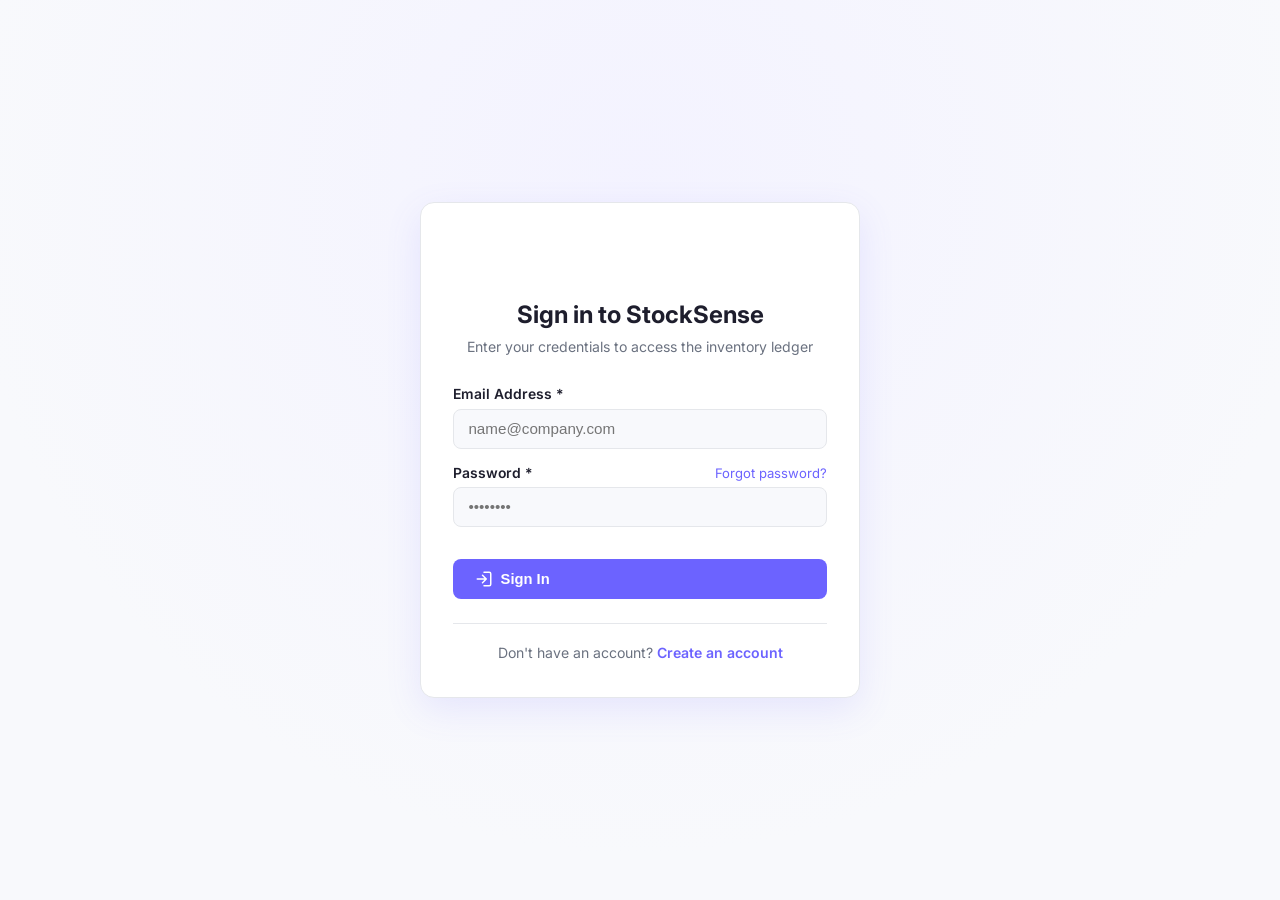
<file: frontend/adjustment.html>
<!DOCTYPE html>
<html lang="en"><head><meta charset="UTF-8"/><meta name="viewport" content="width=device-width, initial-scale=1.0"/><title>StockSense — Stock Adjustment</title><link rel="stylesheet" href="style.css"/></head>
<body><div class="page-wrapper"><nav class="navbar"><div class="nav-inner"><a class="nav-brand" href="index.html"><div class="logo-icon"><i data-lucide="package"></i></div><span>Stock<em>Sense</em></span></a><button class="nav-toggle" id="nav-toggle"><i data-lucide="menu"></i></button><ul class="nav-links" id="nav-links"><li><a href="index.html">Dashboard</a></li><li><a href="products.html">Products</a></li><li><a href="receipt.html">Receipt</a></li><li><a href="delivery.html">Delivery</a></li><li><a href="transfer.html">Transfer</a></li><li><a href="adjustment.html">Adjustment</a></li><li><a href="history.html">Move History</a></li></ul></div></nav>
<main class="content"><div class="page-header"><div class="header-icon"><i data-lucide="sliders"></i></div><div><h1>Stock Adjustment</h1><p>Reconcile the ledger with a physical count. Review the difference before recording it.</p></div></div><div class="card" style="max-width:680px"><div id="form-alert" class="alert hidden"></div><form id="adjustment-form"><div class="form-grid"><div class="form-group full"><label for="product">Product *</label><select id="product" required><option value="">Loading products…</option></select></div><div class="form-group full"><label for="location">Location *</label><select id="location" required><option value="">Loading locations…</option></select></div><div class="form-group full"><label for="counted">Counted quantity *</label><input id="counted" type="number" min="0" step="1" required/><small id="current" class="text-muted"></small></div></div><div id="preview" class="alert alert-warn mt-2 hidden"></div><button class="btn btn-primary mt-3 w-full" id="submit-btn" disabled><i data-lucide="check"></i> Confirm Adjustment</button></form></div></main><div id="toast"></div></div>
<script type="module">import{api}from'./api.js';import{requireAuth,markActiveNav,initNavToggle,initAuthHeader,renderLucide,showToast,showAlert,setLoading}from'./utils.js';if(!requireAuth())throw Error('Authentication required');markActiveNav();initNavToggle();initAuthHeader();renderLucide();const form=document.getElementById('adjustment-form'),product=document.getElementById('product'),location=document.getElementById('location'),counted=document.getElementById('counted'),preview=document.getElementById('preview'),alert=document.getElementById('form-alert'),btn=document.getElementById('submit-btn');let products=[];function update(){const p=products.find(x=>x.id===Number(product.value)),name=location.selectedOptions[0]?.textContent;const current=p?.location_stocks?.[name]??0;document.getElementById('current').textContent=p?`Current ledger stock: ${current} ${p.unit_of_measure}`:'';const value=counted.value,valid=p&&location.value!==''&&value!==''&&Number.isInteger(Number(value))&&Number(value)>=0;btn.disabled=!valid;if(!valid){preview.classList.add('hidden');return}const diff=Number(value)-current;preview.className='alert alert-warn mt-2';preview.textContent=`Current stock: ${current}. Counted stock: ${value}. Adjustment: ${diff>0?'+':''}${diff} ${p.unit_of_measure}.`;preview.classList.remove('hidden')}Promise.all([api.getProducts(),api.getLocations()]).then(([ps,ls])=>{products=ps;product.innerHTML='<option value="">Select product</option>'+ps.map(p=>`<option value="${p.id}">${p.name} (${p.sku})</option>`).join('');location.innerHTML='<option value="">Select location</option>'+ls.map(l=>`<option value="${l.id}">${l.name}</option>`).join('');update()}).catch(e=>showAlert(alert,e.message,'error'));[product,location,counted].forEach(el=>el.addEventListener('change',update));counted.addEventListener('input',update);form.addEventListener('submit',async e=>{e.preventDefault();if(btn.disabled)return;const p=products.find(x=>x.id===Number(product.value)),current=p?.location_stocks?.[location.selectedOptions[0]?.textContent]??0,diff=Number(counted.value)-current;if(!window.confirm(`Current stock is ${current}. Counted quantity is ${counted.value}. Record an adjustment of ${diff>0?'+':''}${diff} ${p.unit_of_measure}?`))return;setLoading(btn,true);try{await api.adjustment({product_id:Number(product.value),location_id:Number(location.value),counted_quantity:Number(counted.value)});showToast(`Stock adjusted by ${diff>0?'+':''}${diff} ${p.unit_of_measure}.`,'success');form.reset();update()}catch(e){showAlert(alert,e.message,'error')}finally{setLoading(btn,false);update()}});</script></body></html>
</file>
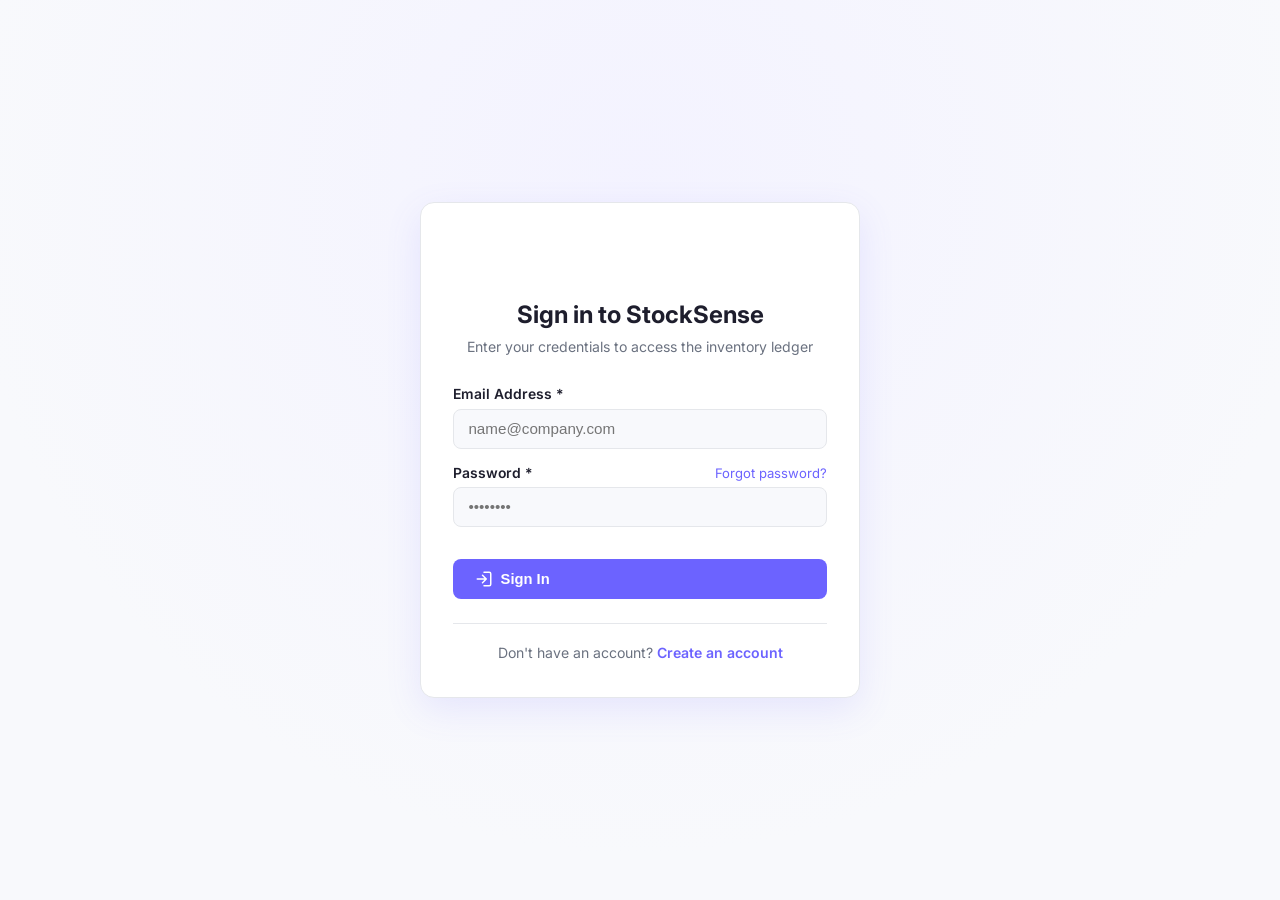
<file: frontend/delivery.html>
<!DOCTYPE html>
<html lang="en">
<head>
  <meta charset="UTF-8" />
  <meta name="viewport" content="width=device-width, initial-scale=1.0" />
  <title>StockSense — Stock Delivery</title>
  <link rel="preconnect" href="https://fonts.googleapis.com" />
  <link href="https://fonts.googleapis.com/css2?family=Inter:wght@400;500;600;700;800&display=swap" rel="stylesheet" />
  <link rel="stylesheet" href="style.css" />
  <!-- Lucide Icons via CDN -->
</head>
<body>
<div class="page-wrapper">

  <!-- ── Navbar ── -->
  <nav class="navbar">
    <div class="nav-inner">
      <a class="nav-brand" href="index.html">
        <div class="logo-icon"><i data-lucide="package"></i></div>
        <span>Stock<em>Sense</em></span>
      </a>
      <button class="nav-toggle" id="nav-toggle" aria-label="Toggle navigation">
        <i data-lucide="menu"></i>
      </button>
      <ul class="nav-links" id="nav-links">
        <li><a href="index.html"><i data-lucide="layout-dashboard"></i> Dashboard</a></li>
        <li><a href="products.html"><i data-lucide="boxes"></i> Products</a></li>
        <li><a href="receipt.html"><i data-lucide="arrow-down-to-dot"></i> Receipt</a></li>
        <li><a href="delivery.html"><i data-lucide="arrow-up-from-dot"></i> Delivery</a></li>
        <li><a href="transfer.html"><i data-lucide="arrow-left-right"></i> Transfer</a></li>
        <li><a href="adjustment.html"><i data-lucide="sliders"></i> Adjustment</a></li>
        <li><a href="history.html"><i data-lucide="history"></i> Move History</a></li>
      </ul>
    </div>
  </nav>

  <!-- ── Content ── -->
  <main class="content">
    <div class="page-header">
      <div class="header-icon"><i data-lucide="arrow-up-from-dot"></i></div>
      <div>
        <h1>Stock Delivery</h1>
        <p>Record outbound shipments leaving the warehouse. Deliveries are pre-validated against ledger balances.</p>
      </div>
    </div>

    <div class="grid-2">
      <!-- Form -->
      <div class="card">
        <div class="card-title">
          <i data-lucide="truck"></i>
          <span>New Outward Delivery</span>
        </div>
        <div id="form-alert" class="alert hidden"></div>

        <form id="delivery-form" novalidate>
          <div class="form-grid">
            <div class="form-group full">
              <label for="product">Product *</label>
              <select id="product">
                <option value="">— Loading products… —</option>
              </select>
              <span class="field-error" id="product-err"></span>
            </div>

            <!-- Source Location Dropdown -->
            <div class="form-group full">
              <label for="location">Source Location *</label>
              <select id="location">
                <option value="">— Loading locations… —</option>
              </select>
              <span class="field-error" id="location-err"></span>
            </div>

            <!-- Live stock gauge for selected location -->
            <div class="form-group full" id="stock-preview-wrap" style="display:none">
              <div id="stock-bar-container" style="margin-bottom:.5rem">
                <div class="flex items-center justify-between" style="margin-bottom:.3rem">
                  <span id="stock-label" style="font-size:.87rem;font-weight:600"></span>
                  <span id="stock-value" class="badge badge-blue"></span>
                </div>
                <div style="background:var(--border);border-radius:99px;height:8px;overflow:hidden">
                  <div id="stock-bar" style="height:100%;border-radius:99px;background:var(--accent);transition:width .4s ease;width:0%"></div>
                </div>
              </div>
            </div>

            <div class="form-group full">
              <label for="quantity">Quantity to Ship *</label>
              <input type="number" id="quantity" min="1" step="1" placeholder="e.g. 20" />
              <span class="field-error" id="qty-err"></span>
            </div>

            <!-- Live remaining preview -->
            <div class="form-group full" id="remaining-wrap" style="display:none">
              <div class="alert" id="remaining-alert" style="margin:0"></div>
            </div>

            <div class="form-group full">
              <label for="note">Note (optional)</label>
              <input type="text" id="note" placeholder="e.g. Order #ORD-2026-09, Customer X" maxlength="255" />
            </div>
          </div>

          <button type="submit" class="btn btn-danger mt-3 w-full" id="submit-btn">
            <i data-lucide="arrow-up-right"></i>
            <span>Record Delivery</span>
          </button>
          <button type="submit" class="btn btn-outline mt-2 w-full" id="draft-btn" formnovalidate>
            <i data-lucide="save"></i><span>Save as Draft</span>
          </button>
        </form>
      </div>

      <!-- Side panel -->
      <div style="display:flex;flex-direction:column;gap:1.25rem;">
        <div class="card">
          <div class="card-title">
            <i data-lucide="shield-check"></i>
            <span>Location Stock Validation</span>
          </div>
          <p>The backend will <strong>strictly reject</strong> any delivery where requested quantity exceeds the available stock at the selected location.</p>
          <div class="alert alert-warn mt-2" style="margin-bottom:0">
            <i data-lucide="alert-triangle" class="alert-icon"></i>
            <span>Attempting to ship more than available at that location triggers a 422 error and preserves ledger integrity.</span>
          </div>
        </div>

        <div class="card">
          <div class="card-title justify-between">
            <div class="flex items-center gap-2">
              <i data-lucide="clock"></i>
              <span>Recent Deliveries (from Database)</span>
            </div>
            <a href="history.html" style="font-size:.8rem;color:var(--accent);text-decoration:none">View All →</a>
          </div>
          <div id="recent-list">
            <div class="empty-state" style="padding:1.5rem 0"><div class="spinner"></div><p class="mt-1">Loading database records…</p></div>
          </div>
        </div>
      </div>
    </div>
  </main>

  <footer>
    <p>StockSense &copy; 2026 — Hackathon Edition &nbsp;|&nbsp; Immutable Ledger Architecture</p>
  </footer>
</div>

<div id="toast"></div>

<script type="module">
  import { api } from "./api.js";
  import { showToast, showAlert, hideAlert, setLoading, markActiveNav, initNavToggle, populateProductSelect, validateRequired, validatePositiveInt, formatDateTime, renderLucide, requireAuth, initAuthHeader } from "./utils.js";

  if (!requireAuth()) throw new Error("Authentication required");
  markActiveNav();
  initNavToggle();
  initAuthHeader();
  renderLucide();

  const form          = document.getElementById("delivery-form");
  const productSel    = document.getElementById("product");
  const locationSel   = document.getElementById("location");
  const qtyEl         = document.getElementById("quantity");
  const noteEl        = document.getElementById("note");
  const alertEl       = document.getElementById("form-alert");
  const submitBtn     = document.getElementById("submit-btn");
  const previewWrap   = document.getElementById("stock-preview-wrap");
  const stockLabel    = document.getElementById("stock-label");
  const stockValue    = document.getElementById("stock-value");
  const stockBar      = document.getElementById("stock-bar");
  const remainingWrap = document.getElementById("remaining-wrap");
  const remainingAlert= document.getElementById("remaining-alert");
  const recentList    = document.getElementById("recent-list");

  let products = [];
  let locations = [];

  // ── Load products ──
  async function loadProducts() {
    try {
      products = await api.getProducts();
      populateProductSelect(productSel, products);
    } catch (e) {
      productSel.innerHTML = `<option value="">Failed to load products</option>`;
      showToast("Could not load products: " + e.message, "error");
    }
  }

  // ── Load locations ──
  async function loadLocations() {
    try {
      locations = await api.getLocations();
      locationSel.innerHTML = locations.map(l => `
        <option value="${l.id}">${l.name}</option>
      `).join("");
      updateGauge();
    } catch (e) {
      locationSel.innerHTML = `<option value="">Failed to load locations</option>`;
    }
  }

  // ── Load real database deliveries ──
  async function loadRecentDeliveries() {
    try {
      const recent = await api.getRecentMoves({ type: "delivery", limit: 5 });
      if (!recent || !recent.length) {
        recentList.innerHTML = `
          <div class="empty-state" style="padding:1.5rem 0">
            <div class="empty-icon"><i data-lucide="inbox"></i></div>
            <p>No deliveries recorded in the database yet.</p>
          </div>
        `;
      } else {
        recentList.innerHTML = recent.map(r => `
          <div class="low-stock-item" style="border-color:rgba(239,68,68,.3);background:rgba(239,68,68,.04);margin-bottom:.65rem">
            <div>
              <div class="low-stock-name">${r.product_name || `Product #${r.product_id}`}</div>
              <div class="low-stock-sku" style="display:flex;align-items:center;gap:.3rem;margin-top:2px">
                <i data-lucide="map-pin" class="badge-icon"></i> ${r.location_name || "Main Warehouse"} •
                <i data-lucide="clock" class="badge-icon"></i> ${formatDateTime(r.timestamp)}
                ${r.note ? `• ${r.note}` : ""}
              </div>
            </div>
            <span class="badge badge-red">
              <i data-lucide="arrow-up-right" class="badge-icon"></i>
              ${r.quantity_change}
            </span>
          </div>
        `).join("");
      }
      renderLucide();
    } catch (e) {
      recentList.innerHTML = `
        <div class="alert alert-error" style="margin:0">
          <i data-lucide="alert-circle" class="alert-icon"></i>
          <span>Failed to load recent deliveries</span>
        </div>
      `;
      renderLucide();
    }
  }

  loadProducts();
  loadLocations();
  loadRecentDeliveries();

  // ── Stock gauge on product/location change ──
  productSel.addEventListener("change", updateGauge);
  locationSel.addEventListener("change", updateGauge);
  qtyEl.addEventListener("input", updateRemainingPreview);

  function selectedProduct() {
    const id = parseInt(productSel.value, 10);
    return products.find(p => p.id === id);
  }

  function getAvailableStock() {
    const p = selectedProduct();
    if (!p) return 0;
    const locOpt = locationSel.selectedOptions[0];
    const locName = locOpt ? locOpt.textContent.trim() : "";
    return (p.location_stocks && p.location_stocks[locName]) ?? 0;
  }

  function updateGauge() {
    const p = selectedProduct();
    const locOpt = locationSel.selectedOptions[0];
    if (!p || !locOpt) { previewWrap.style.display = "none"; remainingWrap.style.display = "none"; return; }

    const locName = locOpt.textContent.trim();
    const stock = getAvailableStock();

    previewWrap.style.display = "block";
    stockLabel.textContent = `Available at ${locName}: ${stock} ${p.unit_of_measure}`;
    stockValue.textContent = stock;
    stockValue.className = stock === 0 ? "badge badge-red"
                         : stock < 10  ? "badge badge-orange"
                                       : "badge badge-green";

    const pct = Math.min((stock / 100) * 100, 100);
    stockBar.style.width = `${pct}%`;
    stockBar.style.background = stock === 0 ? "var(--danger)"
                                : stock < 10  ? "var(--warning)"
                                              : "var(--success)";
    updateRemainingPreview();
    renderLucide();
  }

  function updateRemainingPreview() {
    const p   = selectedProduct();
    const qty = parseInt(qtyEl.value, 10);
    if (!p || isNaN(qty) || qty <= 0) { remainingWrap.style.display = "none"; return; }

    const locOpt = locationSel.selectedOptions[0];
    const locName = locOpt ? locOpt.textContent.trim() : "location";
    const available = getAvailableStock();
    const remaining = available - qty;

    remainingWrap.style.display = "block";
    if (remaining < 0) {
      remainingAlert.className = "alert alert-error";
      remainingAlert.innerHTML = `
        <i data-lucide="alert-octagon" class="alert-icon"></i>
        <span>Shortfall of <strong>${Math.abs(remaining)} ${p.unit_of_measure}</strong> at ${locName} — delivery exceeds location stock.</span>
      `;
    } else if (remaining < 10) {
      remainingAlert.className = "alert alert-warn";
      remainingAlert.innerHTML = `
        <i data-lucide="alert-triangle" class="alert-icon"></i>
        <span>After delivery: <strong>${remaining} ${p.unit_of_measure}</strong> remaining at ${locName} (low-stock warning).</span>
      `;
    } else {
      remainingAlert.className = "alert alert-success";
      remainingAlert.innerHTML = `
        <i data-lucide="check-circle" class="alert-icon"></i>
        <span>Sufficient stock. After delivery: <strong>${remaining} ${p.unit_of_measure}</strong> remaining at ${locName}.</span>
      `;
    }
    renderLucide();
  }

  // ── Submit ──
  form.addEventListener("submit", async e => {
    e.preventDefault();
    hideAlert(alertEl);

    const ok1 = validateRequired(productSel,  document.getElementById("product-err"));
    const ok2 = validateRequired(locationSel, document.getElementById("location-err"));
    const ok3 = validatePositiveInt(qtyEl,    document.getElementById("qty-err"));
    if (!ok1 || !ok2 || !ok3) return;

    const actionBtn = e.submitter || submitBtn;
    const isDraft = actionBtn.id === "draft-btn";
    setLoading(actionBtn, true);
    try {
      const productId  = parseInt(productSel.value, 10);
      const locationId = parseInt(locationSel.value, 10);
      const quantity   = parseInt(qtyEl.value, 10);
      const note       = noteEl.value.trim();

      const payload = {
        product_id: productId,
        location_id: locationId,
        quantity,
        note
      };
      const move = await (isDraft ? api.deliveryDraft(payload) : api.delivery(payload));
      const pName = move.product_name || "Product";

      showToast(isDraft ? `Saved delivery for ${quantity} units of ${pName} as a draft.` : `Shipped ${quantity} units of ${pName} from ${move.location_name}`, "success");
      form.reset();
      previewWrap.style.display = "none";
      remainingWrap.style.display = "none";

      // Refresh products and real database recent list
      await Promise.all([loadProducts(), loadRecentDeliveries()]);
    } catch (err) {
      showAlert(alertEl, err.message, "error");
    } finally {
      setLoading(actionBtn, false);
      renderLucide();
    }
  });
</script>
</body>
</html>
</file>
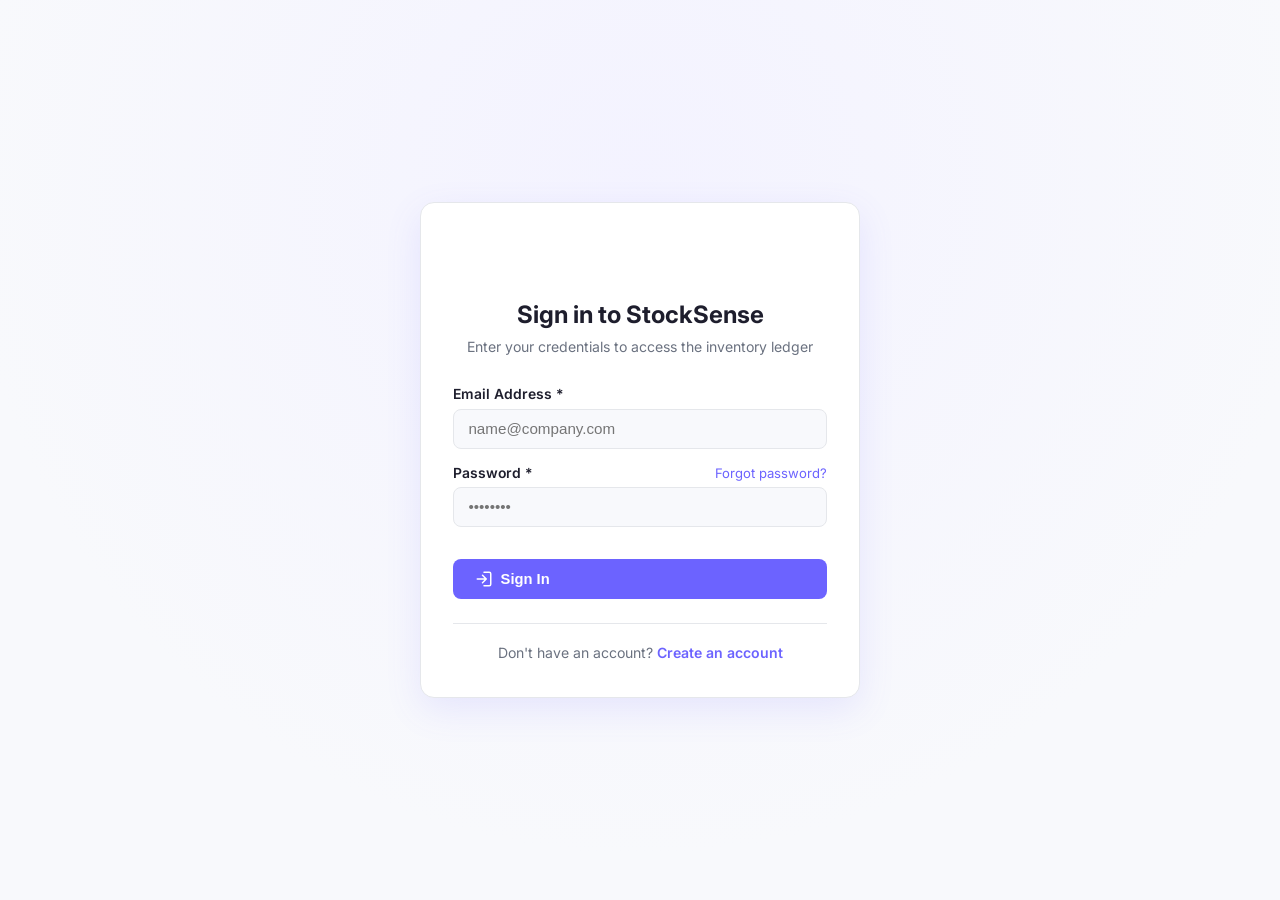
<file: frontend/history.html>
<!DOCTYPE html>
<html lang="en">
<head>
  <meta charset="UTF-8" />
  <meta name="viewport" content="width=device-width, initial-scale=1.0" />
  <title>StockSense — Move History & Audit Ledger</title>
  <link rel="preconnect" href="https://fonts.googleapis.com" />
  <link href="https://fonts.googleapis.com/css2?family=Inter:wght@400;500;600;700;800&display=swap" rel="stylesheet" />
  <link rel="stylesheet" href="style.css" />
  <!-- Lucide Icons -->
</head>
<body>
<div class="page-wrapper">

  <!-- ── Navbar ── -->
  <nav class="navbar">
    <div class="nav-inner">
      <a class="nav-brand" href="index.html">
        <div class="logo-icon"><i data-lucide="package"></i></div>
        <span>Stock<em>Sense</em></span>
      </a>
      <button class="nav-toggle" id="nav-toggle" aria-label="Toggle navigation">
        <i data-lucide="menu"></i>
      </button>
      <ul class="nav-links" id="nav-links">
        <li><a href="index.html"><i data-lucide="layout-dashboard"></i> Dashboard</a></li>
        <li><a href="products.html"><i data-lucide="boxes"></i> Products</a></li>
        <li><a href="receipt.html"><i data-lucide="arrow-down-to-dot"></i> Receipt</a></li>
        <li><a href="delivery.html"><i data-lucide="arrow-up-from-dot"></i> Delivery</a></li>
        <li><a href="transfer.html"><i data-lucide="arrow-left-right"></i> Transfer</a></li>
        <li><a href="adjustment.html"><i data-lucide="sliders"></i> Adjustment</a></li>
        <li><a href="history.html"><i data-lucide="history"></i> Move History</a></li>
      </ul>
    </div>
  </nav>

  <!-- ── Content ── -->
  <main class="content">

    <!-- Page Header -->
    <div class="page-header">
      <div class="header-icon"><i data-lucide="history"></i></div>
      <div>
        <h1>Audit Ledger &amp; Move History</h1>
        <p>Immutable append-only transaction ledger. Every stock alteration is recorded and verifiable.</p>
      </div>
    </div>

    <!-- Ledger Stats Summary -->
    <div class="stats-grid">
      <div class="stat-card">
        <div class="stat-icon blue"><i data-lucide="file-text"></i></div>
        <div>
          <div class="stat-value" id="kpi-total-moves">—</div>
          <div class="stat-label">Total Ledger Entries</div>
        </div>
      </div>
      <div class="stat-card">
        <div class="stat-icon green"><i data-lucide="arrow-down-left"></i></div>
        <div>
          <div class="stat-value" id="kpi-total-in">—</div>
          <div class="stat-label">Units Received</div>
        </div>
      </div>
      <div class="stat-card">
        <div class="stat-icon red"><i data-lucide="arrow-up-right"></i></div>
        <div>
          <div class="stat-value" id="kpi-total-out">—</div>
          <div class="stat-label">Units Shipped</div>
        </div>
      </div>
      <div class="stat-card">
        <div class="stat-icon orange"><i data-lucide="scale"></i></div>
        <div>
          <div class="stat-value" id="kpi-net-balance">—</div>
          <div class="stat-label">Net Ledger Balance</div>
        </div>
      </div>
    </div>

    <!-- Filter & Search Bar -->
    <div class="filter-bar">
      <div class="filter-pills" id="filter-pills">
        <button class="filter-pill active" data-type="all">All Moves</button>
        <button class="filter-pill" data-type="receipt">Receipts</button>
        <button class="filter-pill" data-type="delivery">Deliveries</button>
        <button class="filter-pill" data-type="transfer">Transfers</button>
        <button class="filter-pill" data-type="adjustment">Adjustments</button>
      </div>

      <div class="flex items-center gap-2">
        <div class="search-input-wrap">
          <i data-lucide="search" class="search-icon"></i>
          <input type="text" id="search-input" placeholder="Search product, SKU, note..." />
        </div>
        <button class="btn btn-outline" id="refresh-btn" style="padding:.5rem .85rem" title="Refresh Ledger">
          <i data-lucide="refresh-cw"></i>
        </button>
      </div>
    </div>

    <!-- Ledger Table Card -->
    <div class="card">
      <div class="card-title justify-between">
        <div class="flex items-center gap-2">
          <i data-lucide="database"></i>
          <span>StockMove Journal</span>
        </div>
        <span class="text-muted" id="records-count" style="font-size:.85rem;font-weight:500">Loading…</span>
      </div>

      <div id="table-container">
        <div class="empty-state">
          <div class="spinner"></div>
          <p class="mt-1">Loading ledger transactions…</p>
        </div>
      </div>
    </div>

  </main>

  <footer>
    <p>StockSense &copy; 2026 — Hackathon Edition &nbsp;|&nbsp; Immutable Ledger Architecture</p>
  </footer>
</div>

<div id="toast"></div>

<script type="module">
  import { api } from "./api.js";
  import { showToast, markActiveNav, initNavToggle, moveTypeBadge, formatDateTime, renderLucide, requireAuth, initAuthHeader } from "./utils.js";

  if (!requireAuth()) throw new Error("Authentication required");
  markActiveNav();
  initNavToggle();
  initAuthHeader();
  renderLucide();

  let allMoves = [];
  let currentFilter = "all";
  let searchQuery = "";

  const tableContainer = document.getElementById("table-container");
  const countEl = document.getElementById("records-count");
  const searchInput = document.getElementById("search-input");
  const refreshBtn = document.getElementById("refresh-btn");
  const filterPills = document.querySelectorAll(".filter-pill");

  async function loadMoves() {
    try {
      allMoves = await api.getAllMoves();
      updateKpis(allMoves);
      renderTable();
    } catch (err) {
      showToast("Could not load move history: " + err.message, "error");
      tableContainer.innerHTML = `
        <div class="alert alert-error">
          <i data-lucide="alert-circle" class="alert-icon"></i>
          <span>Failed to fetch ledger rows: ${err.message}</span>
        </div>
      `;
      renderLucide();
    }
  }

  function updateKpis(moves) {
    document.getElementById("kpi-total-moves").textContent = moves.length;

    let totalIn = 0;
    let totalOut = 0;

    moves.forEach(m => {
      const q = m.quantity_change || 0;
      if (q > 0) totalIn += q;
      if (q < 0) totalOut += Math.abs(q);
    });

    document.getElementById("kpi-total-in").textContent = totalIn.toLocaleString();
    document.getElementById("kpi-total-out").textContent = totalOut.toLocaleString();
    const net = totalIn - totalOut;
    const netEl = document.getElementById("kpi-net-balance");
    netEl.textContent = (net >= 0 ? "+" : "") + net.toLocaleString();
    netEl.style.color = net >= 0 ? "var(--success)" : "var(--danger)";
  }

  function filterMoves() {
    return allMoves.filter(m => {
      const matchesType = currentFilter === "all" || (m.move_type || "").toLowerCase() === currentFilter.toLowerCase();
      if (!matchesType) return false;

      if (!searchQuery) return true;
      const q = searchQuery.toLowerCase();
      const pName = (m.product_name || "").toLowerCase();
      const pSku  = (m.product_sku || "").toLowerCase();
      const loc   = (m.location_name || "").toLowerCase();
      const supp  = (m.supplier_name || "").toLowerCase();
      const note  = (m.note || "").toLowerCase();
      return pName.includes(q) || pSku.includes(q) || loc.includes(q) || supp.includes(q) || note.includes(q);
    });
  }

  function renderTable() {
    const filtered = filterMoves();
    countEl.textContent = `Showing ${filtered.length} of ${allMoves.length} entries`;

    if (!filtered.length) {
      tableContainer.innerHTML = `
        <div class="empty-state">
          <div class="empty-icon"><i data-lucide="inbox"></i></div>
          <h3>No ledger entries match criteria</h3>
          <p>${allMoves.length === 0 ? "Start by recording your first receipt or delivery." : "Try adjusting your search or filter."}</p>
        </div>
      `;
      renderLucide();
      return;
    }

    tableContainer.innerHTML = `
      <div class="table-wrapper">
        <table>
          <thead>
            <tr>
              <th style="width:70px">ID</th>
              <th style="width:160px">Timestamp</th>
              <th>Product</th>
              <th style="width:130px">Move Type</th>
              <th style="width:150px">Location</th>
              <th style="width:150px">Supplier / Partner</th>
              <th style="width:140px;text-align:right">Change</th>
              <th>Note</th>
            </tr>
          </thead>
          <tbody>
            ${filtered.map(m => {
              const isPositive = (m.quantity_change || 0) > 0;
              const sign = isPositive ? "+" : "";
              const qtyClass = isPositive ? "qty-positive" : "qty-negative";
              const qtyIcon = isPositive ? "arrow-down-left" : "arrow-up-right";
              const uom = m.unit_of_measure ? ` ${m.unit_of_measure}` : "";
              const supplierDisplay = m.supplier_name
                ? `<span style="font-size:.85rem;color:var(--text);font-weight:500"><i data-lucide="truck" class="badge-icon" style="color:var(--accent);margin-right:3px"></i>${m.supplier_name}</span>`
                : `<span class="text-muted" style="font-size:.82rem">—</span>`;
              return `
                <tr>
                  <td><code style="color:var(--muted);font-size:.8rem">#${m.id}</code></td>
                  <td>
                    <span style="font-size:.84rem;color:var(--text)">
                      <i data-lucide="clock" class="badge-icon" style="color:var(--muted);margin-right:2px"></i>
                      ${formatDateTime(m.timestamp)}
                    </span>
                  </td>
                  <td>
                    <strong>${m.product_name || `Product #${m.product_id}`}</strong>
                    <div style="margin-top:2px">
                      <code style="background:#F3F4FF;color:var(--accent-dark);padding:.1rem .35rem;border-radius:4px;font-size:.78rem">
                        ${m.product_sku || "NO-SKU"}
                      </code>
                    </div>
                  </td>
                  <td>${moveTypeBadge(m.move_type)}</td>
                  <td>
                    <span style="font-size:.88rem;color:var(--muted);display:inline-flex;align-items:center;gap:.3rem">
                      <i data-lucide="map-pin" class="badge-icon"></i>
                      ${m.location_name || "Main Warehouse"}
                    </span>
                  </td>
                  <td>${supplierDisplay}</td>
                  <td style="text-align:right">
                    <span class="${qtyClass}">
                      <i data-lucide="${qtyIcon}" class="badge-icon"></i>
                      ${sign}${m.quantity_change}${uom}
                    </span>
                  </td>
                  <td>
                    <span class="text-muted" style="font-size:.85rem">${m.note ? m.note : "—"}</span>
                  </td>
                </tr>
              `;
            }).join("")}
          </tbody>
        </table>
      </div>
    `;

    renderLucide();
  }

  // Filter pills click
  filterPills.forEach(pill => {
    pill.addEventListener("click", () => {
      filterPills.forEach(p => p.classList.remove("active"));
      pill.classList.add("active");
      currentFilter = pill.dataset.type;
      renderTable();
    });
  });

  // Search input
  searchInput.addEventListener("input", (e) => {
    searchQuery = e.target.value.trim();
    renderTable();
  });

  // Refresh
  refreshBtn.addEventListener("click", () => {
    loadMoves();
    showToast("Ledger refreshed", "info");
  });

  loadMoves();
</script>
</body>
</html>
</file>
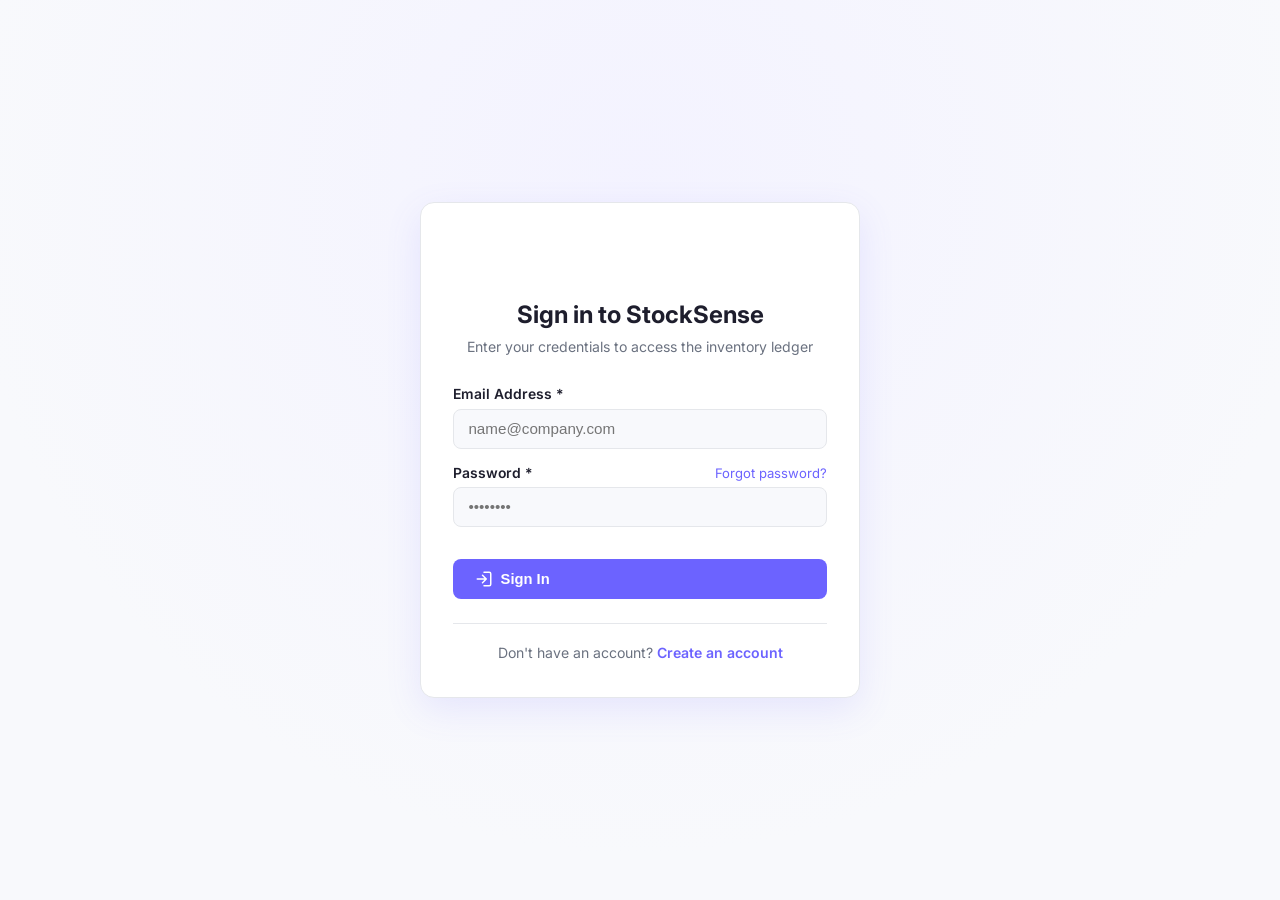
<file: frontend/login.html>
<!DOCTYPE html>
<html lang="en">
<head>
  <meta charset="UTF-8" />
  <meta name="viewport" content="width=device-width, initial-scale=1.0" />
  <title>StockSense — Login</title>
  <link rel="preconnect" href="https://fonts.googleapis.com" />
  <link href="https://fonts.googleapis.com/css2?family=Inter:wght@400;500;600;700;800&display=swap" rel="stylesheet" />
  <link rel="stylesheet" href="style.css" />
  <!-- Lucide Icons via CDN -->
</head>
<body class="auth-page">

  <div class="auth-card">
    <div class="auth-header">
      <div class="logo-icon"><i data-lucide="package"></i></div>
      <h1>Sign in to StockSense</h1>
      <p>Enter your credentials to access the inventory ledger</p>
    </div>

    <div id="auth-alert" class="alert hidden"></div>

    <form id="login-form" novalidate>
      <div class="form-group full mb-2">
        <label for="email">Email Address *</label>
        <div style="position:relative">
          <input type="email" id="email" placeholder="name@company.com" required autocomplete="email" />
        </div>
        <span class="field-error" id="email-err"></span>
      </div>

      <div class="form-group full mb-2">
        <div class="flex items-center justify-between">
          <label for="password">Password *</label>
          <a href="#" id="forgot-link" style="font-size:.82rem;color:var(--accent);text-decoration:none">Forgot password?</a>
        </div>
        <input type="password" id="password" placeholder="••••••••" required autocomplete="current-password" />
        <span class="field-error" id="password-err"></span>
      </div>

      <button type="submit" class="btn btn-primary w-full mt-2" id="submit-btn">
        <i data-lucide="log-in"></i>
        <span>Sign In</span>
      </button>
    </form>

    <div class="auth-footer">
      Don't have an account? <a href="signup.html">Create an account</a>
    </div>
  </div>

  <div id="toast"></div>

<script type="module">
  import { api } from "./api.js";
  import { showAlert, hideAlert, setLoading, showToast, validateRequired, renderLucide } from "./utils.js";

  renderLucide();

  // If already authenticated, redirect to dashboard
  if (localStorage.getItem("stocksense_token")) {
    window.location.href = "index.html";
  }

  const form      = document.getElementById("login-form");
  const emailEl   = document.getElementById("email");
  const passEl    = document.getElementById("password");
  const alertEl   = document.getElementById("auth-alert");
  const submitBtn = document.getElementById("submit-btn");

  document.getElementById("forgot-link").addEventListener("click", (e) => {
    e.preventDefault();
    showToast("Password reset will be available in Phase 3 OTP flow.", "info");
  });

  form.addEventListener("submit", async e => {
    e.preventDefault();
    hideAlert(alertEl);

    const ok1 = validateRequired(emailEl, document.getElementById("email-err"));
    const ok2 = validateRequired(passEl,  document.getElementById("password-err"));
    if (!ok1 || !ok2) return;

    setLoading(submitBtn, true);
    try {
      const res = await api.login({
        email: emailEl.value.trim(),
        password: passEl.value
      });

      localStorage.setItem("stocksense_token", res.token);
      localStorage.setItem("stocksense_email", res.email);

      showToast("Signed in successfully!", "success");
      setTimeout(() => {
        window.location.href = "index.html";
      }, 500);
    } catch (err) {
      showAlert(alertEl, err.message, "error");
    } finally {
      setLoading(submitBtn, false);
      renderLucide();
    }
  });
</script>
</body>
</html>
</file>
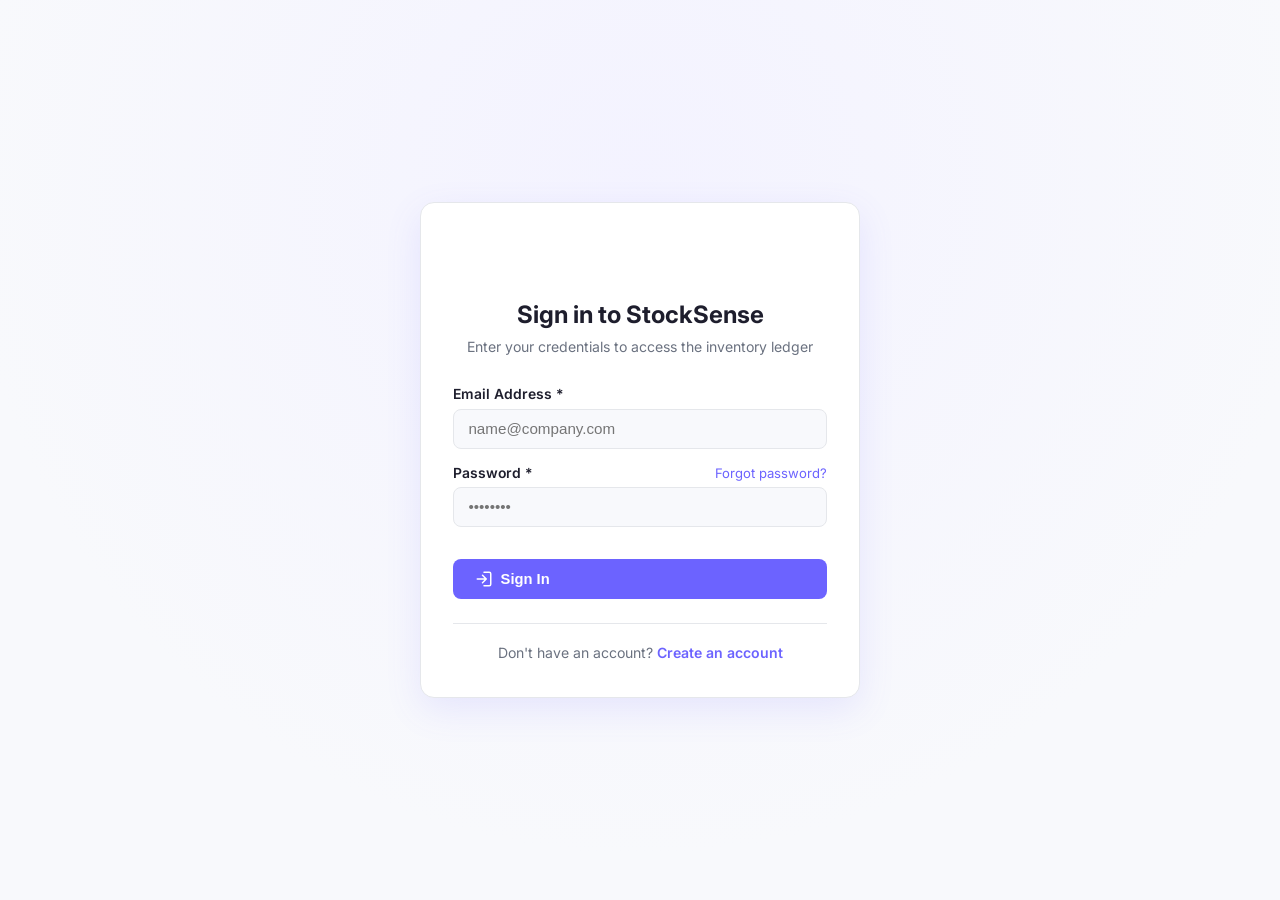
<file: frontend/pending.html>
<!DOCTYPE html>
<html lang="en"><head><meta charset="UTF-8"/><meta name="viewport" content="width=device-width, initial-scale=1.0"/><title>StockSense — Pending Approvals</title><link rel="stylesheet" href="style.css"/></head>
<body><div class="page-wrapper"><nav class="navbar"><div class="nav-inner"><a class="nav-brand" href="index.html"><div class="logo-icon"><i data-lucide="package"></i></div><span>Stock<em>Sense</em></span></a><button class="nav-toggle" id="nav-toggle"><i data-lucide="menu"></i></button><ul class="nav-links" id="nav-links"><li><a href="index.html">Dashboard</a></li><li><a href="products.html">Products</a></li><li><a href="receipt.html">Receipt</a></li><li><a href="delivery.html">Delivery</a></li><li><a href="transfer.html">Transfer</a></li><li><a href="adjustment.html">Adjustment</a></li><li><a href="pending.html">Pending Approvals</a></li><li><a href="history.html">Move History</a></li></ul></div></nav><main class="content"><div class="page-header"><div class="header-icon"><i data-lucide="clipboard-check"></i></div><div><h1>Pending Approvals</h1><p>Confirm draft receipts and deliveries to apply them to stock, or discard them.</p></div></div><div id="pending-list" class="card"><div class="empty-state"><div class="spinner"></div><p>Loading pending moves…</p></div></div></main><div id="toast"></div></div>
<script type="module">import{api}from'./api.js';import{requireAuth,markActiveNav,initNavToggle,initAuthHeader,renderLucide,showToast,moveTypeBadge,formatDateTime}from'./utils.js';if(!requireAuth())throw Error('Authentication required');markActiveNav();initNavToggle();initAuthHeader();renderLucide();const list=document.getElementById('pending-list');async function load(){try{const moves=await api.getPendingMoves();if(!moves.length){list.innerHTML='<div class="empty-state"><div class="empty-icon"><i data-lucide="check-circle-2"></i></div><h3>No pending approvals</h3><p>Draft receipts and deliveries will appear here.</p></div>';renderLucide();return}list.innerHTML=`<div class="card-title"><i data-lucide="clock"></i><span>${moves.length} pending move${moves.length===1?'':'s'}</span></div>${moves.map(m=>`<div class="low-stock-item" style="margin-bottom:.7rem"><div><div class="low-stock-name">${m.product_name} ${moveTypeBadge(m.move_type)}</div><div class="low-stock-sku">${m.location_name} · ${m.quantity_change>0?'+':''}${m.quantity_change} ${m.unit_of_measure} · ${formatDateTime(m.timestamp)}${m.note?` · ${m.note}`:''}</div></div><div class="flex gap-2"><button class="btn btn-success" data-confirm="${m.id}"><i data-lucide="check"></i> Confirm</button><button class="btn btn-danger" data-discard="${m.id}"><i data-lucide="trash-2"></i> Discard</button></div></div>`).join('')}`;list.querySelectorAll('[data-confirm]').forEach(b=>b.addEventListener('click',async()=>{b.disabled=true;try{await api.confirmMove(b.dataset.confirm);showToast('Draft confirmed and applied to stock.','success');await load()}catch(e){showToast(e.message,'error');b.disabled=false}}));list.querySelectorAll('[data-discard]').forEach(b=>b.addEventListener('click',async()=>{if(!confirm('Discard this draft move?'))return;b.disabled=true;try{await api.discardMove(b.dataset.discard);showToast('Draft discarded.','success');await load()}catch(e){showToast(e.message,'error');b.disabled=false}}));renderLucide()}catch(e){list.innerHTML=`<div class="alert alert-error">${e.message}</div>`}}load();</script></body></html>
</file>
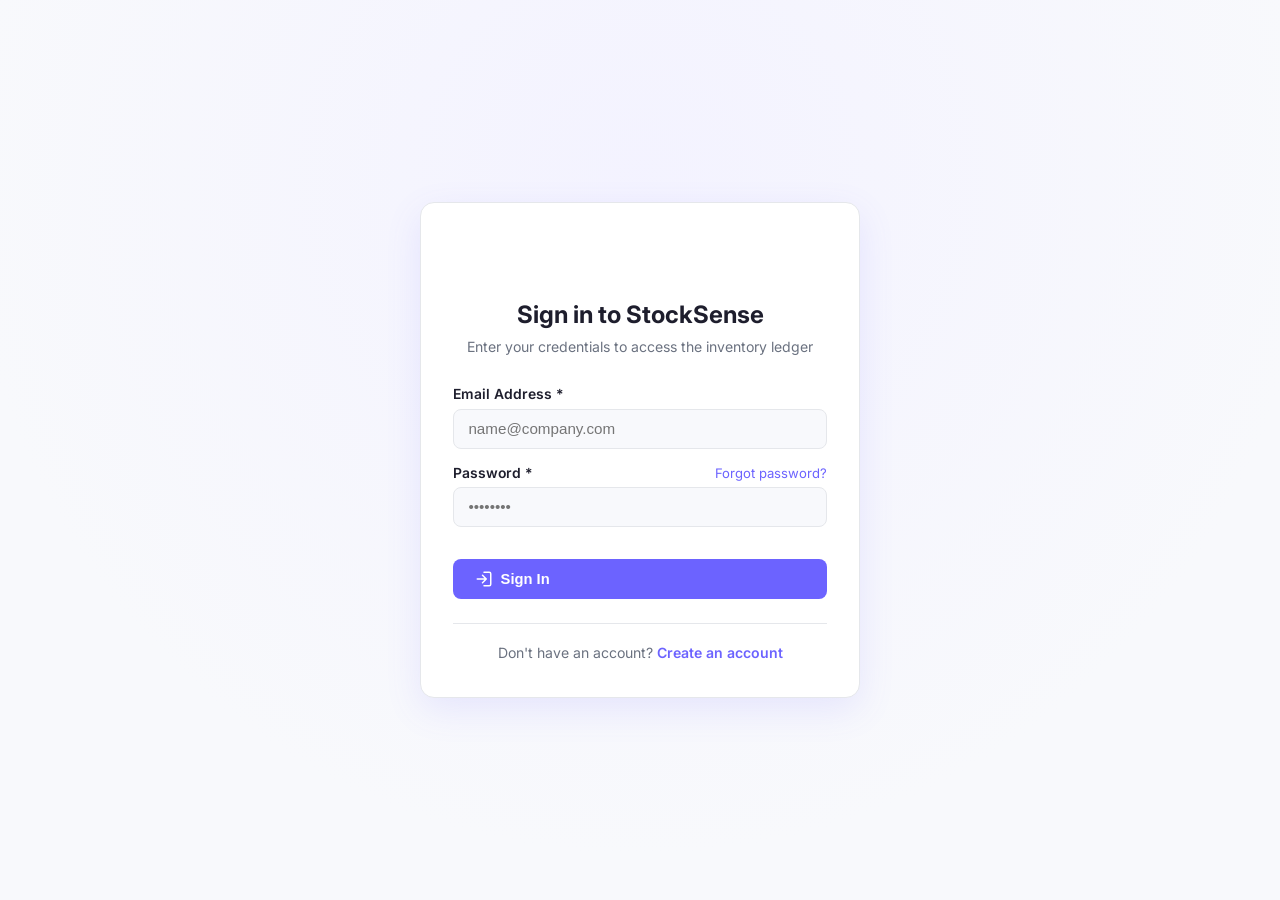
<file: frontend/products.html>
<!DOCTYPE html>
<html lang="en">
<head>
  <meta charset="UTF-8" />
  <meta name="viewport" content="width=device-width, initial-scale=1.0" />
  <title>StockSense — Products</title>
  <link rel="preconnect" href="https://fonts.googleapis.com" />
  <link href="https://fonts.googleapis.com/css2?family=Inter:wght@400;500;600;700;800&display=swap" rel="stylesheet" />
  <link rel="stylesheet" href="style.css" />
  <!-- Lucide Icons via CDN -->
  <style>
    /* Modal styles */
    .modal-overlay {
      position: fixed;
      top: 0; left: 0; right: 0; bottom: 0;
      background: rgba(15, 23, 42, 0.6);
      backdrop-filter: blur(4px);
      display: flex;
      align-items: center;
      justify-content: center;
      z-index: 9999;
      opacity: 0;
      visibility: hidden;
      transition: all .2s ease;
    }
    .modal-overlay.active {
      opacity: 1;
      visibility: visible;
    }
    .modal-box {
      background: var(--surface);
      border-radius: var(--radius);
      padding: 1.75rem;
      max-width: 440px;
      width: 90%;
      box-shadow: 0 20px 40px rgba(0,0,0,.2);
      transform: scale(0.95);
      transition: transform .2s ease;
    }
    .modal-overlay.active .modal-box {
      transform: scale(1);
    }
    .modal-header {
      display: flex;
      align-items: center;
      gap: .75rem;
      margin-bottom: 1rem;
    }
    .modal-header h3 {
      font-size: 1.15rem;
      margin: 0;
    }
    .modal-actions {
      display: flex;
      justify-content: flex-end;
      gap: .75rem;
      margin-top: 1.5rem;
    }
  </style>
</head>
<body>
<div class="page-wrapper">

  <!-- ── Navbar ── -->
  <nav class="navbar">
    <div class="nav-inner">
      <a class="nav-brand" href="index.html">
        <div class="logo-icon"><i data-lucide="package"></i></div>
        <span>Stock<em>Sense</em></span>
      </a>
      <button class="nav-toggle" id="nav-toggle" aria-label="Toggle navigation">
        <i data-lucide="menu"></i>
      </button>
      <ul class="nav-links" id="nav-links">
        <li><a href="index.html"><i data-lucide="layout-dashboard"></i> Dashboard</a></li>
        <li><a href="products.html"><i data-lucide="boxes"></i> Products</a></li>
        <li><a href="receipt.html"><i data-lucide="arrow-down-to-dot"></i> Receipt</a></li>
        <li><a href="delivery.html"><i data-lucide="arrow-up-from-dot"></i> Delivery</a></li>
        <li><a href="transfer.html"><i data-lucide="arrow-left-right"></i> Transfer</a></li>
        <li><a href="adjustment.html"><i data-lucide="sliders"></i> Adjustment</a></li>
        <li><a href="history.html"><i data-lucide="history"></i> Move History</a></li>
      </ul>
    </div>
  </nav>

  <!-- ── Content ── -->
  <main class="content">
    <div class="page-header">
      <div class="header-icon"><i data-lucide="boxes"></i></div>
      <div>
        <h1>Products</h1>
        <p>Manage product catalog. Stock levels are calculated by summing the ledger and broken down by location.</p>
      </div>
    </div>

    <!-- Add Product Form & Info -->
    <div class="grid-2">
      <div class="card">
        <div class="card-title">
          <i data-lucide="plus-circle"></i>
          <span>Add New Product</span>
        </div>
        <div id="form-alert" class="alert hidden"></div>

        <form id="product-form" novalidate>
          <div class="form-grid">
            <div class="form-group">
              <label for="name">Product Name *</label>
              <input type="text" id="name" placeholder="e.g. Wireless Mouse" />
              <span class="field-error" id="name-err"></span>
            </div>
            <div class="form-group">
              <label for="sku">SKU *</label>
              <input type="text" id="sku" placeholder="e.g. WM-001" />
              <span class="field-error" id="sku-err"></span>
            </div>
            <div class="form-group">
              <label for="category">Category</label>
              <input type="text" id="category" placeholder="e.g. Electronics" value="General" />
            </div>
            <div class="form-group">
              <label for="uom">Unit of Measure</label>
              <select id="uom">
                <option value="units">units</option>
                <option value="pcs">pcs</option>
                <option value="kg">kg</option>
                <option value="litres">litres</option>
                <option value="boxes">boxes</option>
                <option value="pairs">pairs</option>
              </select>
            </div>
          </div>
          <button type="submit" class="btn btn-primary mt-3" id="submit-btn">
            <i data-lucide="plus"></i>
            <span>Add Product</span>
          </button>
        </form>
      </div>

      <!-- Quick Info -->
      <div class="card" style="align-self:start;">
        <div class="card-title">
          <i data-lucide="info"></i>
          <span>Multi-Location Ledger Rules</span>
        </div>
        <p style="margin-bottom:.8rem;">StockSense maintains an <strong>immutable audit trail</strong>. Products that have existing ledger entries cannot be deleted to guarantee historical audit integrity.</p>
        <div class="alert alert-info" style="margin-bottom:0">
          <i data-lucide="map-pin" class="alert-icon"></i>
          <span>Stock is tracked independently at <strong>Main Warehouse</strong> and <strong>Production Floor</strong>.</span>
        </div>
      </div>
    </div>

    <!-- Products Table -->
    <div class="card mt-3">
      <div class="flex items-center justify-between mb-2">
        <div class="card-title" style="margin-bottom:0">
          <i data-lucide="list"></i>
          <span>Product Catalogue &amp; Stock by Location</span>
        </div>
        <button class="btn btn-outline" id="refresh-btn" onclick="loadProducts()">
          <i data-lucide="refresh-cw"></i>
          <span>Refresh</span>
        </button>
      </div>

      <div id="table-container">
        <div class="empty-state"><div class="spinner"></div><p class="mt-1">Loading products…</p></div>
      </div>
    </div>
  </main>

  <footer>
    <p>StockSense &copy; 2026 — Hackathon Edition &nbsp;|&nbsp; Immutable Ledger Architecture</p>
  </footer>
</div>

<!-- Delete Confirmation Modal -->
<div class="modal-overlay" id="delete-modal">
  <div class="modal-box">
    <div class="modal-header">
      <div style="background:rgba(239,68,68,.12);color:var(--danger);width:38px;height:38px;border-radius:8px;display:flex;align-items:center;justify-content:center">
        <i data-lucide="alert-triangle"></i>
      </div>
      <div>
        <h3>Delete Product</h3>
        <p style="margin:0;font-size:.82rem">This action cannot be undone</p>
      </div>
    </div>
    <p id="delete-modal-msg" style="font-size:.92rem;line-height:1.5;color:var(--text)">
      Are you sure you want to delete this product?
    </p>
    <div class="alert alert-warn mt-2" style="font-size:.82rem;margin-bottom:0">
      <i data-lucide="shield-alert" class="alert-icon"></i>
      <span>Products with ledger transactions cannot be deleted to preserve audit trails.</span>
    </div>
    <div class="modal-actions">
      <button class="btn btn-outline" id="modal-cancel-btn">Cancel</button>
      <button class="btn btn-danger" id="modal-confirm-btn">
        <i data-lucide="trash-2"></i>
        <span>Confirm Delete</span>
      </button>
    </div>
  </div>
</div>

<!-- Toast -->
<div id="toast"></div>

<script type="module">
  import { api } from "./api.js";
  import { showToast, showAlert, hideAlert, setLoading, markActiveNav, initNavToggle, stockBadge, validateRequired, renderLucide, requireAuth, initAuthHeader } from "./utils.js";

  if (!requireAuth()) throw new Error("Authentication required");
  markActiveNav();
  initNavToggle();
  initAuthHeader();
  renderLucide();

  const form       = document.getElementById("product-form");
  const alert      = document.getElementById("form-alert");
  const submitBtn  = document.getElementById("submit-btn");
  const tableEl    = document.getElementById("table-container");

  // Modal elements
  const deleteModal = document.getElementById("delete-modal");
  const deleteMsg   = document.getElementById("delete-modal-msg");
  const cancelBtn   = document.getElementById("modal-cancel-btn");
  const confirmBtn  = document.getElementById("modal-confirm-btn");
  let productToDelete = null;

  function openDeleteModal(id, name) {
    productToDelete = { id, name };
    deleteMsg.innerHTML = `Are you sure you want to delete <strong>${name}</strong>?`;
    deleteModal.classList.add("active");
    renderLucide();
  }

  function closeDeleteModal() {
    deleteModal.classList.remove("active");
    productToDelete = null;
  }

  cancelBtn.addEventListener("click", closeDeleteModal);
  deleteModal.addEventListener("click", (e) => {
    if (e.target === deleteModal) closeDeleteModal();
  });

  confirmBtn.addEventListener("click", async () => {
    if (!productToDelete) return;
    setLoading(confirmBtn, true);
    try {
      await api.deleteProduct(productToDelete.id);
      showToast(`Product "${productToDelete.name}" deleted successfully`, "success");
      closeDeleteModal();
      loadProducts();
    } catch (err) {
      showToast(err.message, "error");
      closeDeleteModal();
    } finally {
      setLoading(confirmBtn, false);
      renderLucide();
    }
  });

  // ── Load Products ──
  window.loadProducts = async function () {
    tableEl.innerHTML = `<div class="empty-state"><div class="spinner"></div><p class="mt-1">Loading…</p></div>`;
    try {
      const products = await api.getProducts();
      if (!products.length) {
        tableEl.innerHTML = `
          <div class="empty-state">
            <div class="empty-icon"><i data-lucide="archive"></i></div>
            <h3>No products registered</h3>
            <p>Add your first product using the form above.</p>
          </div>
        `;
        renderLucide();
        return;
      }

      tableEl.innerHTML = `
        <div class="table-wrapper">
          <table>
            <thead>
              <tr>
                <th style="width:50px">#</th>
                <th>Product</th>
                <th>SKU</th>
                <th>Category</th>
                <th style="min-width:200px">Stock by Location</th>
                <th style="width:130px;text-align:right">Total Stock</th>
                <th style="width:80px;text-align:center">Action</th>
              </tr>
            </thead>
            <tbody id="tbody"></tbody>
          </table>
        </div>`;

      const tbody = document.getElementById("tbody");
      products.forEach((p, i) => {
        const tr = document.createElement("tr");

        // Format location breakdown
        const locEntries = Object.entries(p.location_stocks || {});
        let locHtml = "";
        if (locEntries.length === 0) {
          locHtml = `<span class="text-muted" style="font-size:.82rem">0 ${p.unit_of_measure} (no movements)</span>`;
        } else {
          locHtml = locEntries.map(([locName, qty]) => {
            const dotColor = qty > 0 ? "var(--success)" : "var(--muted)";
            return `
              <div style="font-size:.82rem;margin-bottom:3px;display:flex;align-items:center;gap:.4rem">
                <span style="display:inline-block;width:6px;height:6px;border-radius:50%;background:${dotColor}"></span>
                <span style="color:var(--text);font-weight:500">${locName}:</span>
                <strong style="color:var(--text)">${qty}</strong>
                <span class="text-muted">${p.unit_of_measure}</span>
              </div>
            `;
          }).join("");
        }

        tr.innerHTML = `
          <td class="text-muted">${i + 1}</td>
          <td><strong>${p.name}</strong></td>
          <td><code style="background:#F3F4FF;color:var(--accent-dark);padding:.15rem .4rem;border-radius:4px;font-size:.83rem">${p.sku}</code></td>
          <td>${p.category}</td>
          <td>${locHtml}</td>
          <td style="text-align:right">${stockBadge(p.current_stock)}</td>
          <td style="text-align:center">
            <button class="btn btn-outline btn-delete" data-id="${p.id}" data-name="${p.name}" style="padding:.3rem .55rem;border-color:var(--border);color:var(--danger)" title="Delete product">
              <i data-lucide="trash-2" class="badge-icon"></i>
            </button>
          </td>
        `;
        tbody.appendChild(tr);
      });

      // Bind delete button clicks
      document.querySelectorAll(".btn-delete").forEach(btn => {
        btn.addEventListener("click", () => {
          openDeleteModal(btn.dataset.id, btn.dataset.name);
        });
      });

      renderLucide();
    } catch (e) {
      tableEl.innerHTML = `
        <div class="empty-state">
          <div class="empty-icon"><i data-lucide="alert-triangle"></i></div>
          <h3>Could not load products</h3>
          <p>${e.message}</p>
        </div>
      `;
      renderLucide();
    }
  };

  loadProducts();

  // ── Submit Form ──
  form.addEventListener("submit", async e => {
    e.preventDefault();
    hideAlert(alert);

    const nameEl = document.getElementById("name");
    const skuEl  = document.getElementById("sku");
    const catEl  = document.getElementById("category");
    const uomEl  = document.getElementById("uom");

    const ok1 = validateRequired(nameEl, document.getElementById("name-err"));
    const ok2 = validateRequired(skuEl,  document.getElementById("sku-err"));
    if (!ok1 || !ok2) return;

    setLoading(submitBtn, true);
    try {
      await api.createProduct({
        name:            nameEl.value.trim(),
        sku:             skuEl.value.trim(),
        category:        catEl.value.trim() || "General",
        unit_of_measure: uomEl.value,
      });
      showToast("Product added successfully!", "success");
      form.reset();
      catEl.value = "General";
      loadProducts();
    } catch (err) {
      showAlert(alert, err.message, "error");
    } finally {
      setLoading(submitBtn, false);
      renderLucide();
    }
  });
</script>
</body>
</html>
</file>
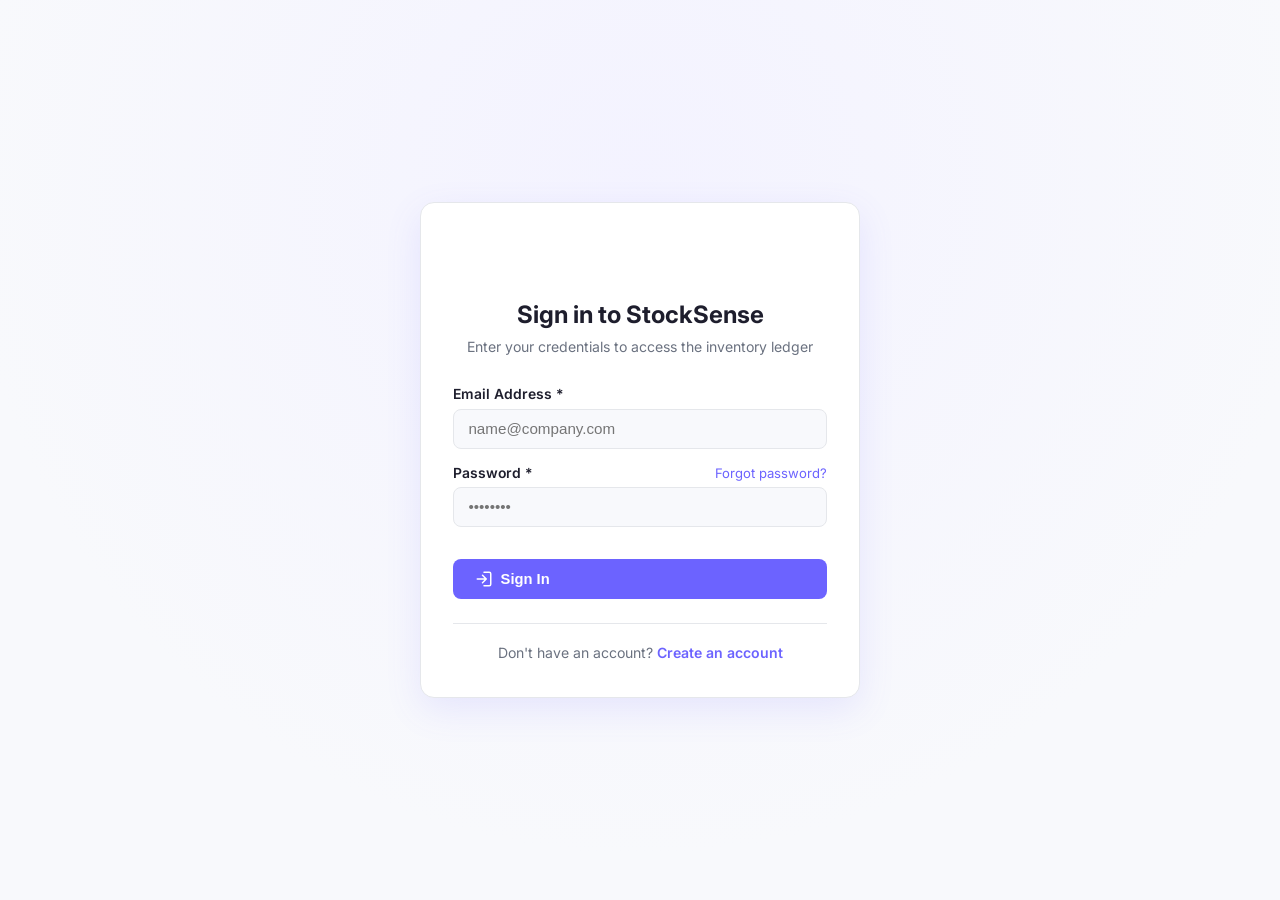
<file: frontend/profile.html>
<!DOCTYPE html>
<html lang="en"><head><meta charset="UTF-8"/><meta name="viewport" content="width=device-width, initial-scale=1.0"/><title>StockSense — My Profile</title><link rel="preconnect" href="https://fonts.googleapis.com"/><link href="https://fonts.googleapis.com/css2?family=Inter:wght@400;500;600;700;800&display=swap" rel="stylesheet"/><link rel="stylesheet" href="style.css"/></head>
<body><div class="page-wrapper"><nav class="navbar"></nav><main class="content"><div class="page-header"><div class="header-icon"><i data-lucide="user-round"></i></div><div><h1>My Profile</h1><p>Your StockSense account details.</p></div></div><section class="card" style="max-width:680px"><div class="card-title"><i data-lucide="contact-round"></i><span>Account</span></div><div id="profile-content"><div class="empty-state"><div class="spinner"></div><p>Loading profile…</p></div></div></section></main><footer><p>StockSense · My Profile</p></footer><div id="toast"></div></div>
<script type="module">import{api}from'./api.js';import{requireAuth,markActiveNav,initNavToggle,initAuthHeader,renderLucide,showToast}from'./utils.js';if(!requireAuth())throw Error('Authentication required');markActiveNav();initNavToggle();initAuthHeader();renderLucide();const content=document.getElementById('profile-content');try{const user=await api.getCurrentUser();content.innerHTML=`<dl class="profile-details"><div><dt>Email</dt><dd>${String(user.email).replace(/[&<>"']/g,c=>({'&':'&amp;','<':'&lt;','>':'&gt;','"':'&quot;',"'":'&#39;'}[c]))}</dd></div><div><dt>Account ID</dt><dd>${user.id}</dd></div><div><dt>Member since</dt><dd>${new Date(user.created_at).toLocaleDateString()}</dd></div></dl>`}catch(e){content.innerHTML=`<div class="alert alert-error">${e.message}</div>`}renderLucide();</script></body></html>
</file>
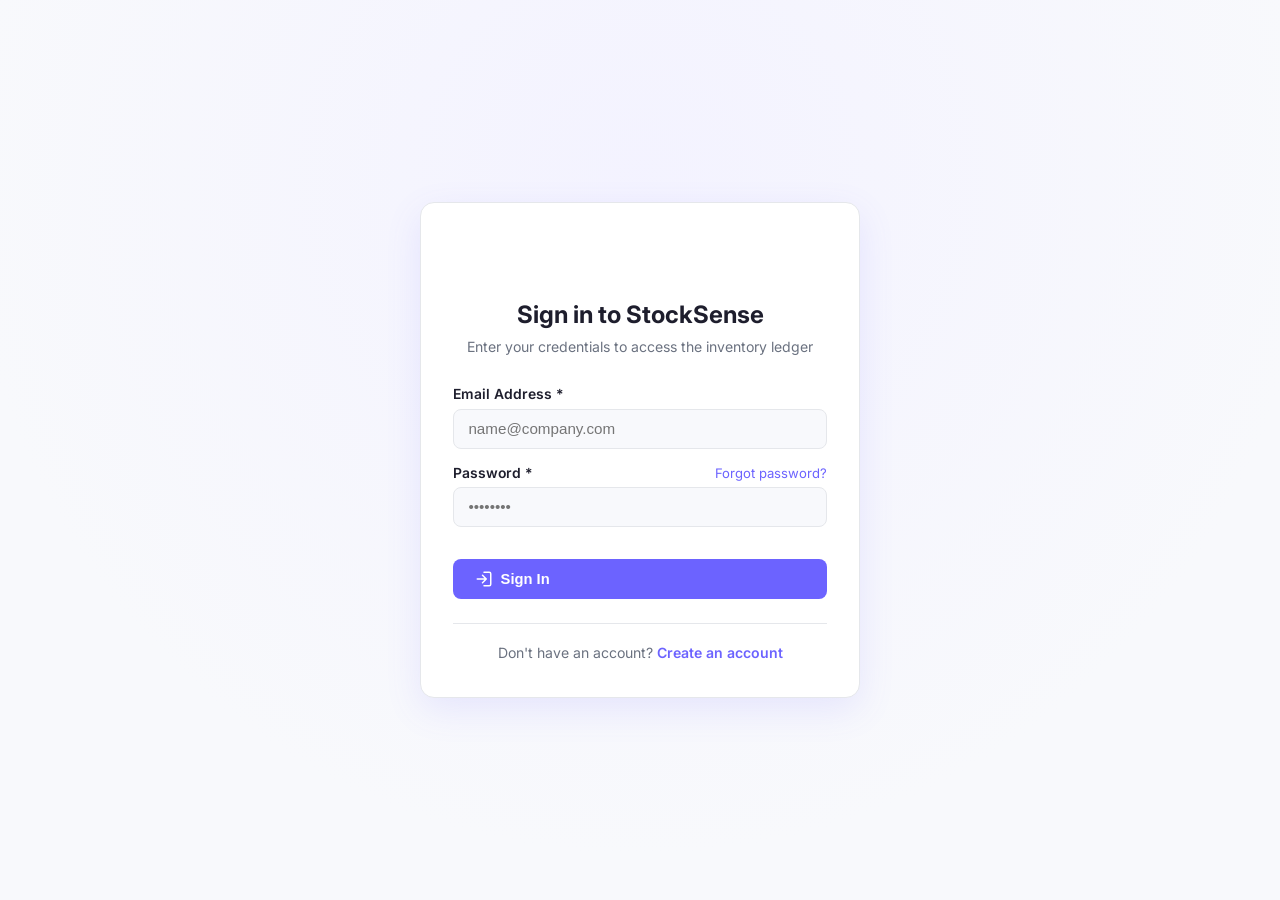
<file: frontend/receipt.html>
<!DOCTYPE html>
<html lang="en">
<head>
  <meta charset="UTF-8" />
  <meta name="viewport" content="width=device-width, initial-scale=1.0" />
  <title>StockSense — Stock Receipt</title>
  <link rel="preconnect" href="https://fonts.googleapis.com" />
  <link href="https://fonts.googleapis.com/css2?family=Inter:wght@400;500;600;700;800&display=swap" rel="stylesheet" />
  <link rel="stylesheet" href="style.css" />
  <!-- Lucide Icons via CDN -->
</head>
<body>
<div class="page-wrapper">

  <!-- ── Navbar ── -->
  <nav class="navbar">
    <div class="nav-inner">
      <a class="nav-brand" href="index.html">
        <div class="logo-icon"><i data-lucide="package"></i></div>
        <span>Stock<em>Sense</em></span>
      </a>
      <button class="nav-toggle" id="nav-toggle" aria-label="Toggle navigation">
        <i data-lucide="menu"></i>
      </button>
      <ul class="nav-links" id="nav-links">
        <li><a href="index.html"><i data-lucide="layout-dashboard"></i> Dashboard</a></li>
        <li><a href="products.html"><i data-lucide="boxes"></i> Products</a></li>
        <li><a href="receipt.html"><i data-lucide="arrow-down-to-dot"></i> Receipt</a></li>
        <li><a href="delivery.html"><i data-lucide="arrow-up-from-dot"></i> Delivery</a></li>
        <li><a href="transfer.html"><i data-lucide="arrow-left-right"></i> Transfer</a></li>
        <li><a href="adjustment.html"><i data-lucide="sliders"></i> Adjustment</a></li>
        <li><a href="history.html"><i data-lucide="history"></i> Move History</a></li>
      </ul>
    </div>
  </nav>

  <!-- ── Content ── -->
  <main class="content">
    <div class="page-header">
      <div class="header-icon"><i data-lucide="arrow-down-to-dot"></i></div>
      <div>
        <h1>Stock Receipt</h1>
        <p>Record inbound goods arriving at the warehouse. Each receipt appends an immutable positive entry.</p>
      </div>
    </div>

    <div class="grid-2">
      <!-- Form -->
      <div class="card">
        <div class="card-title">
          <i data-lucide="plus-circle"></i>
          <span>New Inward Receipt</span>
        </div>
        <div id="form-alert" class="alert hidden"></div>

        <form id="receipt-form" novalidate>
          <div class="form-grid">
            <div class="form-group full">
              <label for="product">Product *</label>
              <select id="product">
                <option value="">— Loading products… —</option>
              </select>
              <span class="field-error" id="product-err"></span>
            </div>

            <!-- Destination Location -->
            <div class="form-group full">
              <label for="location">Destination Location *</label>
              <select id="location">
                <option value="">— Loading locations… —</option>
              </select>
              <span class="field-error" id="location-err"></span>
            </div>

            <!-- Live stock preview -->
            <div class="form-group full" id="stock-preview-wrap" style="display:none">
              <div class="alert alert-info" id="stock-preview" style="margin-bottom:0"></div>
            </div>

            <div class="form-group full">
              <label for="quantity">Quantity to Receive *</label>
              <input type="number" id="quantity" min="1" step="1" placeholder="e.g. 50" />
              <span class="field-error" id="qty-err"></span>
            </div>

            <!-- Supplier Name (Phase 4) -->
            <div class="form-group full">
              <label for="supplier">Supplier Name (optional)</label>
              <input type="text" id="supplier" placeholder="e.g. Global Tech Components Ltd." maxlength="120" />
            </div>

            <div class="form-group full">
              <label for="note">Note / Reference (optional)</label>
              <input type="text" id="note" placeholder="e.g. PO-2026-001, Batch A" maxlength="255" />
            </div>
          </div>

          <button type="submit" class="btn btn-success mt-3 w-full" id="submit-btn">
            <i data-lucide="arrow-down-left"></i>
            <span>Record Receipt</span>
          </button>
          <button type="submit" class="btn btn-outline mt-2 w-full" id="draft-btn" formnovalidate>
            <i data-lucide="save"></i><span>Save as Draft</span>
          </button>
        </form>
      </div>

      <!-- Recent database receipts panel -->
      <div style="display:flex;flex-direction:column;gap:1.25rem;">
        <div class="card">
          <div class="card-title">
            <i data-lucide="info"></i>
            <span>Ledger Integrity</span>
          </div>
          <p>When you record a receipt:</p>
          <ol style="margin:.8rem 0 0 1.2rem;line-height:1.9;font-size:.9rem;color:var(--muted)">
            <li>A <strong>StockMove</strong> record is appended with a positive quantity change.</li>
            <li>Stored with designated warehouse location and supplier reference.</li>
            <li>Computed stock is recalculated immediately via ledger summation.</li>
          </ol>
        </div>

        <div class="card">
          <div class="card-title justify-between">
            <div class="flex items-center gap-2">
              <i data-lucide="clock"></i>
              <span>Recent Receipts (from Database)</span>
            </div>
            <a href="history.html" style="font-size:.8rem;color:var(--accent);text-decoration:none">View All →</a>
          </div>
          <div id="recent-list">
            <div class="empty-state" style="padding:1.5rem 0"><div class="spinner"></div><p class="mt-1">Loading database records…</p></div>
          </div>
        </div>
      </div>
    </div>
  </main>

  <footer>
    <p>StockSense &copy; 2026 — Hackathon Edition &nbsp;|&nbsp; Immutable Ledger Architecture</p>
  </footer>
</div>

<div id="toast"></div>

<script type="module">
  import { api } from "./api.js";
  import { showToast, showAlert, hideAlert, setLoading, markActiveNav, initNavToggle, populateProductSelect, validateRequired, validatePositiveInt, formatDateTime, renderLucide, requireAuth, initAuthHeader } from "./utils.js";

  if (!requireAuth()) throw new Error("Authentication required");
  markActiveNav();
  initNavToggle();
  initAuthHeader();
  renderLucide();

  const form        = document.getElementById("receipt-form");
  const productSel  = document.getElementById("product");
  const locationSel = document.getElementById("location");
  const qtyEl       = document.getElementById("quantity");
  const supplierEl  = document.getElementById("supplier");
  const noteEl      = document.getElementById("note");
  const alertEl     = document.getElementById("form-alert");
  const submitBtn   = document.getElementById("submit-btn");
  const previewWrap = document.getElementById("stock-preview-wrap");
  const previewEl   = document.getElementById("stock-preview");
  const recentList  = document.getElementById("recent-list");

  // ── Load products into select ──
  async function loadProducts() {
    try {
      const products = await api.getProducts();
      populateProductSelect(productSel, products);
    } catch (e) {
      productSel.innerHTML = `<option value="">Failed to load products</option>`;
      showToast("Could not load products: " + e.message, "error");
    }
  }

  // ── Load locations into select ──
  async function loadLocations() {
    try {
      const locations = await api.getLocations();
      locationSel.innerHTML = locations.map(l => `
        <option value="${l.id}">${l.name}</option>
      `).join("");
    } catch (e) {
      locationSel.innerHTML = `<option value="">Failed to load locations</option>`;
    }
  }

  // ── Load real database receipts ──
  async function loadRecentReceipts() {
    try {
      const recent = await api.getRecentMoves({ type: "receipt", limit: 5 });
      if (!recent || !recent.length) {
        recentList.innerHTML = `
          <div class="empty-state" style="padding:1.5rem 0">
            <div class="empty-icon"><i data-lucide="inbox"></i></div>
            <p>No receipts recorded in the database yet.</p>
          </div>
        `;
      } else {
        recentList.innerHTML = recent.map(r => `
          <div class="low-stock-item" style="border-color:rgba(34,197,94,.3);background:rgba(34,197,94,.04);margin-bottom:.65rem">
            <div>
              <div class="low-stock-name">
                ${r.product_name || `Product #${r.product_id}`}
                ${r.supplier_name ? `<span class="badge badge-blue" style="margin-left:.4rem;font-size:.72rem"><i data-lucide="truck" class="badge-icon"></i> ${r.supplier_name}</span>` : ""}
              </div>
              <div class="low-stock-sku" style="display:flex;align-items:center;gap:.3rem;margin-top:2px">
                <i data-lucide="map-pin" class="badge-icon"></i> ${r.location_name || "Main Warehouse"} •
                <i data-lucide="clock" class="badge-icon"></i> ${formatDateTime(r.timestamp)}
                ${r.note ? `• ${r.note}` : ""}
              </div>
            </div>
            <span class="badge badge-green">
              <i data-lucide="arrow-down-left" class="badge-icon"></i>
              +${r.quantity_change}
            </span>
          </div>
        `).join("");
      }
      renderLucide();
    } catch (e) {
      recentList.innerHTML = `
        <div class="alert alert-error" style="margin:0">
          <i data-lucide="alert-circle" class="alert-icon"></i>
          <span>Failed to load recent receipts</span>
        </div>
      `;
      renderLucide();
    }
  }

  loadProducts();
  loadLocations();
  loadRecentReceipts();

  // ── Show current stock when product is selected ──
  productSel.addEventListener("change", () => {
    const opt = productSel.selectedOptions[0];
    if (!opt || !opt.value) { previewWrap.style.display = "none"; return; }
    const stock = parseInt(opt.dataset.stock, 10);
    const uom   = opt.dataset.uom;
    previewWrap.style.display = "block";
    previewEl.innerHTML = `<i data-lucide="layers" class="alert-icon"></i><span>Current total ledger balance: <strong>${stock} ${uom}</strong></span>`;
    renderLucide();
  });

  // ── Submit ──
  form.addEventListener("submit", async e => {
    e.preventDefault();
    hideAlert(alertEl);

    const ok1 = validateRequired(productSel, document.getElementById("product-err"));
    const ok2 = validateRequired(locationSel, document.getElementById("location-err"));
    const ok3 = validatePositiveInt(qtyEl, document.getElementById("qty-err"));
    if (!ok1 || !ok2 || !ok3) return;

    const actionBtn = e.submitter || submitBtn;
    setLoading(actionBtn, true);
    try {
      const productId    = parseInt(productSel.value, 10);
      const locationId   = parseInt(locationSel.value, 10);
      const quantity     = parseInt(qtyEl.value, 10);
      const supplierName = supplierEl.value.trim() || null;
      const note         = noteEl.value.trim();

      const payload = {
        product_id: productId,
        location_id: locationId,
        quantity,
        supplier_name: supplierName,
        note
      };
      const isDraft = actionBtn.id === "draft-btn";
      const move = await (isDraft ? api.receiptDraft(payload) : api.receipt(payload));
      const pName = move.product_name || "Product";

      showToast(isDraft ? `Saved receipt for ${quantity} units of ${pName} as a draft.` : `Received ${quantity} units for ${pName} at ${move.location_name}`, "success");
      form.reset();
      previewWrap.style.display = "none";

      // Refresh both products dropdown, locations, and real database recent list
      await Promise.all([loadProducts(), loadRecentReceipts()]);
    } catch (err) {
      showAlert(alertEl, err.message, "error");
    } finally {
      setLoading(actionBtn, false);
      renderLucide();
    }
  });
</script>
</body>
</html>
</file>
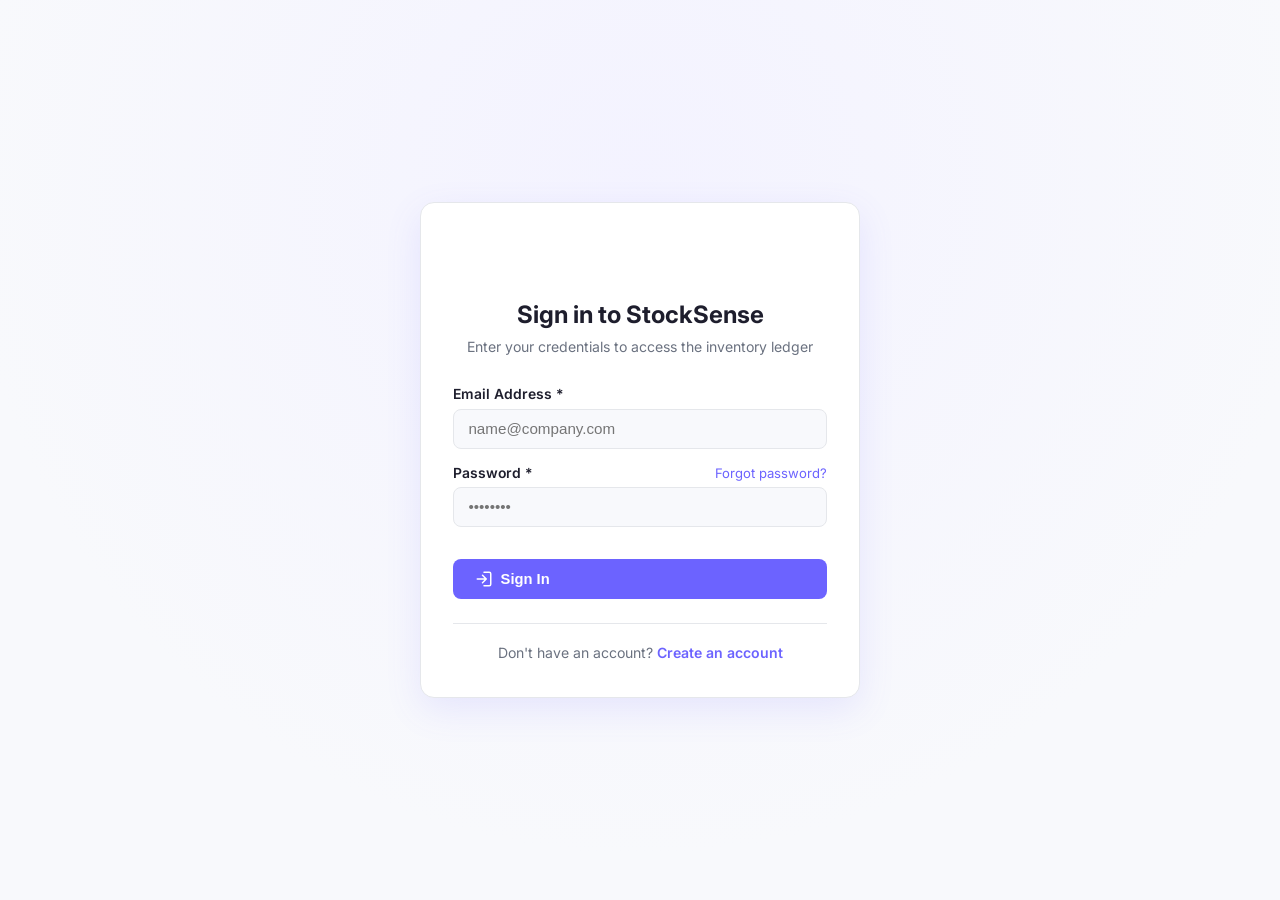
<file: frontend/settings.html>
<!DOCTYPE html>
<html lang="en"><head><meta charset="UTF-8"/><meta name="viewport" content="width=device-width, initial-scale=1.0"/><title>StockSense — Warehouse Settings</title><link rel="preconnect" href="https://fonts.googleapis.com"/><link href="https://fonts.googleapis.com/css2?family=Inter:wght@400;500;600;700;800&display=swap" rel="stylesheet"/><link rel="stylesheet" href="style.css"/></head>
<body><div class="page-wrapper"><nav class="navbar"></nav><main class="content"><div class="page-header"><div class="header-icon"><i data-lucide="warehouse"></i></div><div><h1>Warehouse Settings</h1><p>Manage the locations used by your stock ledger.</p></div></div><div class="grid-2"><section class="card"><div class="card-title"><i data-lucide="map-pin-plus"></i><span>Add Location</span></div><div id="form-alert" class="alert hidden"></div><form id="location-form"><div class="form-group"><label for="location-name">Location name</label><input id="location-name" maxlength="120" placeholder="e.g. North Warehouse" required/></div><button class="btn btn-primary mt-2" type="submit"><i data-lucide="plus"></i> Add Location</button></form></section><section class="card"><div class="card-title"><i data-lucide="map-pinned"></i><span>Warehouse Locations</span></div><div id="locations-list"><div class="empty-state"><div class="spinner"></div><p>Loading locations…</p></div></div></section></div></main><footer><p>StockSense · Warehouse Settings</p></footer><div id="toast"></div></div>
<script type="module">import{api}from'./api.js';import{requireAuth,markActiveNav,initNavToggle,initAuthHeader,renderLucide,showToast,showAlert}from'./utils.js';if(!requireAuth())throw Error('Authentication required');markActiveNav();initNavToggle();initAuthHeader();renderLucide();const list=document.getElementById('locations-list'),form=document.getElementById('location-form'),alert=document.getElementById('form-alert');const esc=s=>String(s).replace(/[&<>"']/g,c=>({'&':'&amp;','<':'&lt;','>':'&gt;','"':'&quot;',"'":'&#39;'}[c]));async function load(){try{const locations=await api.getLocations();list.innerHTML=locations.length?`<div class="table-wrapper"><table><thead><tr><th>Location</th><th>Actions</th></tr></thead><tbody>${locations.map(l=>`<tr><td>${esc(l.name)}</td><td><div class="flex flex-wrap" style="gap:.45rem"><button class="btn btn-outline" data-rename="${l.id}" data-name="${esc(l.name)}"><i data-lucide="pencil"></i> Rename</button><button class="btn btn-danger" data-delete="${l.id}" data-name="${esc(l.name)}"><i data-lucide="trash-2"></i> Delete</button></div></td></tr>`).join('')}</tbody></table></div>`:'<div class="empty-state"><p>No locations yet. Add one to get started.</p></div>';list.querySelectorAll('[data-rename]').forEach(b=>b.addEventListener('click',async()=>{const name=prompt('Enter a new name for this location:',b.dataset.name);if(name===null)return;if(!name.trim())return showToast('Location name cannot be empty.','error');try{await api.renameLocation(b.dataset.rename,{name:name.trim()});showToast('Location renamed.','success');await load()}catch(e){showToast(e.message,'error')}}));list.querySelectorAll('[data-delete]').forEach(b=>b.addEventListener('click',async()=>{if(!confirm(`Delete location “${b.dataset.name}”?`))return;try{await api.deleteLocation(b.dataset.delete);showToast('Location deleted.','success');await load()}catch(e){showToast(e.message,'error')}}));renderLucide()}catch(e){list.innerHTML=`<div class="alert alert-error">${esc(e.message)}</div>`}}form.addEventListener('submit',async e=>{e.preventDefault();alert.classList.add('hidden');const input=document.getElementById('location-name');if(!input.value.trim())return showAlert(alert,'Enter a location name.','error');try{await api.createLocation({name:input.value.trim()});form.reset();showToast('Location added.','success');await load()}catch(e){showAlert(alert,e.message,'error')}});load();</script></body></html>
</file>
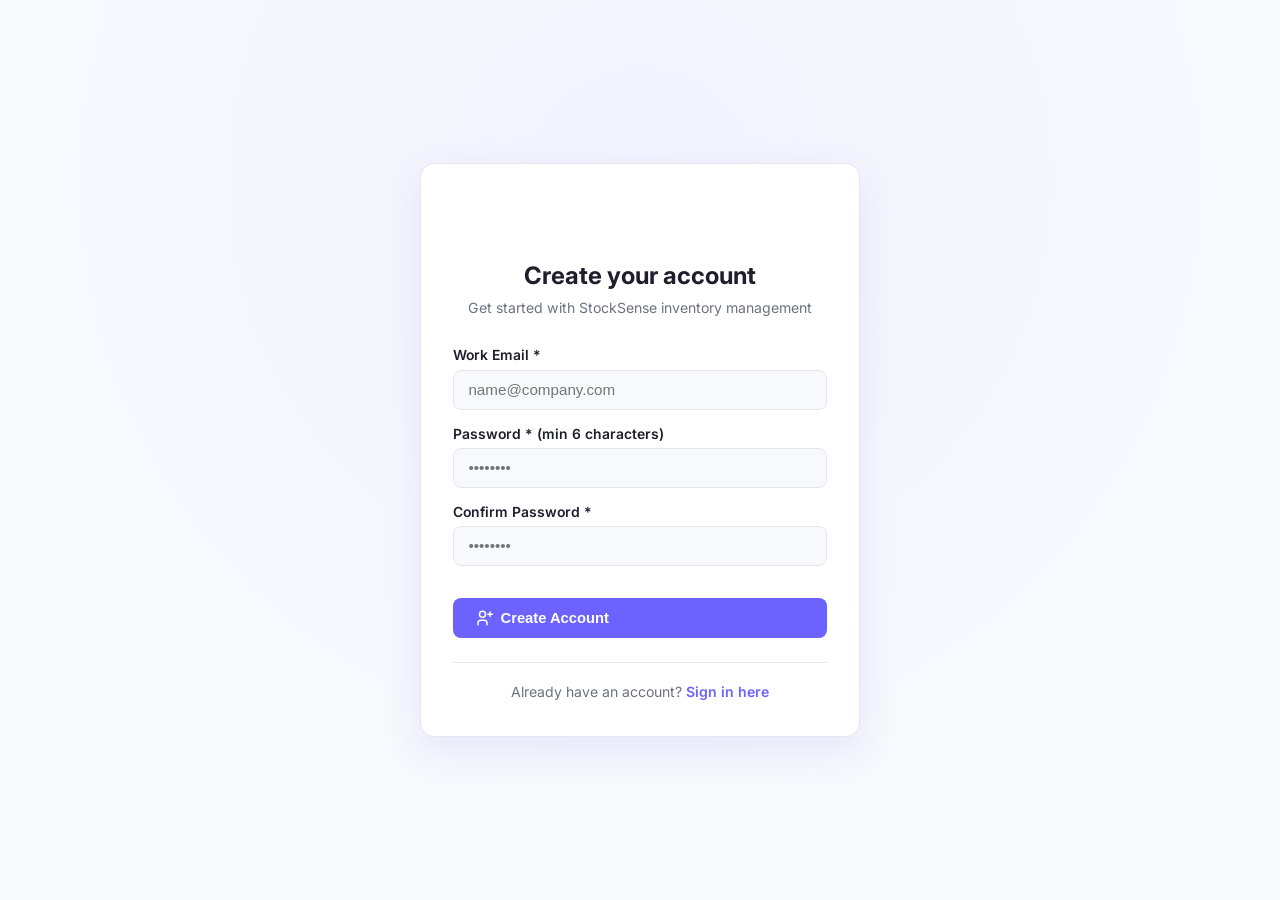
<file: frontend/signup.html>
<!DOCTYPE html>
<html lang="en">
<head>
  <meta charset="UTF-8" />
  <meta name="viewport" content="width=device-width, initial-scale=1.0" />
  <title>StockSense — Create Account</title>
  <link rel="preconnect" href="https://fonts.googleapis.com" />
  <link href="https://fonts.googleapis.com/css2?family=Inter:wght@400;500;600;700;800&display=swap" rel="stylesheet" />
  <link rel="stylesheet" href="style.css" />
  <!-- Lucide Icons via CDN -->
</head>
<body class="auth-page">

  <div class="auth-card">
    <div class="auth-header">
      <div class="logo-icon"><i data-lucide="package"></i></div>
      <h1>Create your account</h1>
      <p>Get started with StockSense inventory management</p>
    </div>

    <div id="auth-alert" class="alert hidden"></div>

    <form id="signup-form" novalidate>
      <div class="form-group full mb-2">
        <label for="email">Work Email *</label>
        <input type="email" id="email" placeholder="name@company.com" required autocomplete="email" />
        <span class="field-error" id="email-err"></span>
      </div>

      <div class="form-group full mb-2">
        <label for="password">Password * (min 6 characters)</label>
        <input type="password" id="password" placeholder="••••••••" required autocomplete="new-password" minlength="6" />
        <span class="field-error" id="password-err"></span>
      </div>

      <div class="form-group full mb-2">
        <label for="confirm-password">Confirm Password *</label>
        <input type="password" id="confirm-password" placeholder="••••••••" required autocomplete="new-password" />
        <span class="field-error" id="confirm-err"></span>
      </div>

      <button type="submit" class="btn btn-primary w-full mt-2" id="submit-btn">
        <i data-lucide="user-plus"></i>
        <span>Create Account</span>
      </button>
    </form>

    <div class="auth-footer">
      Already have an account? <a href="login.html">Sign in here</a>
    </div>
  </div>

  <div id="toast"></div>

<script type="module">
  import { api } from "./api.js";
  import { showAlert, hideAlert, setLoading, showToast, validateRequired, renderLucide } from "./utils.js";

  renderLucide();

  // If already authenticated, redirect to dashboard
  if (localStorage.getItem("stocksense_token")) {
    window.location.href = "index.html";
  }

  const form        = document.getElementById("signup-form");
  const emailEl     = document.getElementById("email");
  const passEl      = document.getElementById("password");
  const confirmEl   = document.getElementById("confirm-password");
  const alertEl     = document.getElementById("auth-alert");
  const submitBtn   = document.getElementById("submit-btn");

  form.addEventListener("submit", async e => {
    e.preventDefault();
    hideAlert(alertEl);

    const ok1 = validateRequired(emailEl, document.getElementById("email-err"));
    const ok2 = validateRequired(passEl,  document.getElementById("password-err"));
    const ok3 = validateRequired(confirmEl, document.getElementById("confirm-err"));
    if (!ok1 || !ok2 || !ok3) return;

    if (passEl.value.length < 6) {
      showAlert(alertEl, "Password must be at least 6 characters long.", "warn");
      return;
    }

    if (passEl.value !== confirmEl.value) {
      showAlert(alertEl, "Passwords do not match.", "error");
      return;
    }

    setLoading(submitBtn, true);
    try {
      const res = await api.signup({
        email: emailEl.value.trim(),
        password: passEl.value
      });

      localStorage.setItem("stocksense_token", res.token);
      localStorage.setItem("stocksense_email", res.email);

      showToast("Account created successfully! Redirecting…", "success");
      setTimeout(() => {
        window.location.href = "index.html";
      }, 500);
    } catch (err) {
      showAlert(alertEl, err.message, "error");
    } finally {
      setLoading(submitBtn, false);
      renderLucide();
    }
  });
</script>
</body>
</html>
</file>
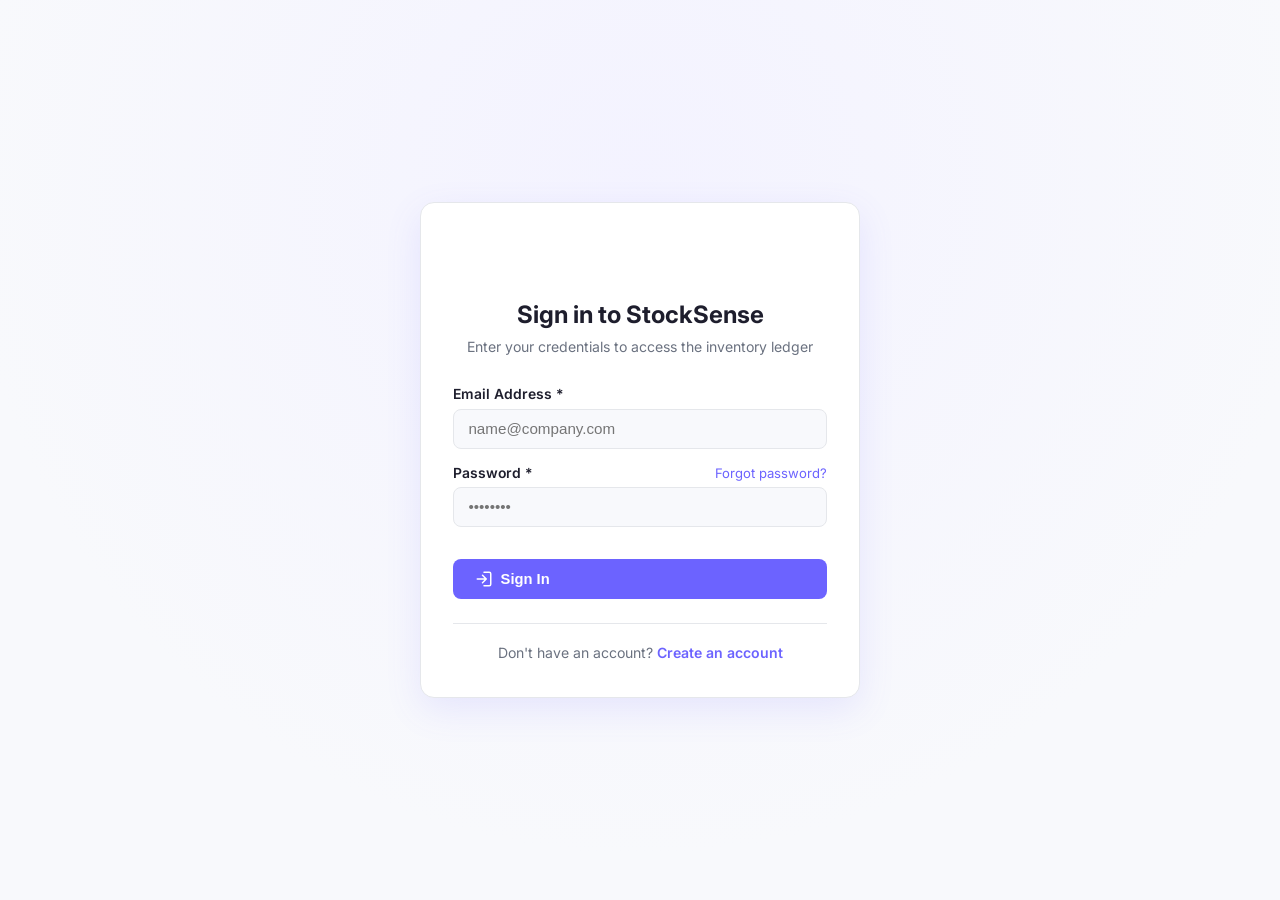
<file: frontend/transfer.html>
<!DOCTYPE html>
<html lang="en"><head><meta charset="UTF-8"/><meta name="viewport" content="width=device-width, initial-scale=1.0"/><title>StockSense — Internal Transfer</title><link rel="stylesheet" href="style.css"/></head>
<body><div class="page-wrapper"><nav class="navbar"><div class="nav-inner"><a class="nav-brand" href="index.html"><div class="logo-icon"><i data-lucide="package"></i></div><span>Stock<em>Sense</em></span></a><button class="nav-toggle" id="nav-toggle"><i data-lucide="menu"></i></button><ul class="nav-links" id="nav-links"><li><a href="index.html">Dashboard</a></li><li><a href="products.html">Products</a></li><li><a href="receipt.html">Receipt</a></li><li><a href="delivery.html">Delivery</a></li><li><a href="transfer.html">Transfer</a></li><li><a href="adjustment.html">Adjustment</a></li><li><a href="history.html">Move History</a></li></ul></div></nav>
<main class="content"><div class="page-header"><div class="header-icon"><i data-lucide="arrow-left-right"></i></div><div><h1>Internal Transfer</h1><p>Move stock between locations. The source balance is checked before the transfer is recorded.</p></div></div><div class="card" style="max-width:680px"><div id="form-alert" class="alert hidden"></div><form id="transfer-form"><div class="form-grid"><div class="form-group full"><label for="product">Product *</label><select id="product" required><option value="">Loading products…</option></select></div><div class="form-group"><label for="source">Source location *</label><select id="source" required><option value="">Loading locations…</option></select></div><div class="form-group"><label for="destination">Destination location *</label><select id="destination" required><option value="">Loading locations…</option></select></div><div class="form-group full"><label for="quantity">Quantity *</label><input id="quantity" type="number" min="1" step="1" required/><small id="available" class="text-muted"></small></div></div><button class="btn btn-primary mt-3 w-full" id="submit-btn"><i data-lucide="arrow-left-right"></i> Transfer Stock</button></form></div></main><div id="toast"></div></div>
<script type="module">import {api} from './api.js';import{requireAuth,markActiveNav,initNavToggle,initAuthHeader,renderLucide,showToast,showAlert,setLoading}from'./utils.js';if(!requireAuth())throw Error('Authentication required');markActiveNav();initNavToggle();initAuthHeader();renderLucide();const form=document.getElementById('transfer-form'), product=document.getElementById('product'), source=document.getElementById('source'), dest=document.getElementById('destination'), qty=document.getElementById('quantity'), alert=document.getElementById('form-alert'),btn=document.getElementById('submit-btn');let products=[];function available(){const p=products.find(x=>x.id===Number(product.value));return p?.location_stocks?.[source.selectedOptions[0]?.textContent]??0}function refresh(){const p=products.find(x=>x.id===Number(product.value));document.getElementById('available').textContent=p?`Available at source: ${available()} ${p.unit_of_measure}`:''}Promise.all([api.getProducts(),api.getLocations()]).then(([ps,ls])=>{products=ps;product.innerHTML='<option value="">Select product</option>'+ps.map(p=>`<option value="${p.id}">${p.name} (${p.sku})</option>`).join('');const opts='<option value="">Select location</option>'+ls.map(l=>`<option value="${l.id}">${l.name}</option>`).join('');source.innerHTML=opts;dest.innerHTML=opts;refresh()}).catch(e=>showAlert(alert,e.message,'error'));product.addEventListener('change',refresh);source.addEventListener('change',refresh);form.addEventListener('submit',async e=>{e.preventDefault();const p=products.find(x=>x.id===Number(product.value));if(!p||!source.value||!dest.value||!Number.isInteger(Number(qty.value))||Number(qty.value)<1)return showAlert(alert,'Choose a product, two locations, and a positive whole-number quantity.','error');if(source.value===dest.value)return showAlert(alert,'Choose different source and destination locations.','error');setLoading(btn,true);try{const moves=await api.transfer({product_id:Number(product.value),source_location_id:Number(source.value),destination_location_id:Number(dest.value),quantity:Number(qty.value)});showToast(`Transferred ${qty.value} ${p.unit_of_measure} of ${p.name}.`,'success');form.reset();refresh()}catch(e){showAlert(alert,e.message,'error')}finally{setLoading(btn,false)}});</script></body></html>
</file>
<file: frontend/style.css>
/* ============================================================
   StockSense — Global Stylesheet
   Palette:
     --accent:      #6C63FF  (indigo-violet)
     --accent-dark: #4B44CC
     --success:     #22C55E
     --warning:     #F59E0B
     --danger:      #EF4444
     --bg:          #F8F9FC
     --surface:     #FFFFFF
     --text:        #1E1E2D
     --muted:       #6B7280
     --border:      #E5E7EB
   ============================================================ */

:root {
  --accent:      #6C63FF;
  --accent-dark: #4B44CC;
  --success:     #22C55E;
  --warning:     #F59E0B;
  --danger:      #EF4444;
  --bg:          #F8F9FC;
  --surface:     #FFFFFF;
  --text:        #1E1E2D;
  --muted:       #6B7280;
  --border:      #E5E7EB;
  --radius:      10px;
  --shadow:      0 2px 12px rgba(108,99,255,.10);
  --shadow-md:   0 4px 24px rgba(108,99,255,.14);
  --transition:  .18s ease;
}

*, *::before, *::after { box-sizing: border-box; margin: 0; padding: 0; }

html { font-size: 16px; scroll-behavior: smooth; }

body {
  font-family: 'Inter', system-ui, -apple-system, sans-serif;
  background: var(--bg);
  color: var(--text);
  min-height: 100vh;
  display: flex;
  flex-direction: column;
}

/* ── Typography ──────────────────────────────────────────── */
h1,h2,h3 { font-weight: 700; line-height: 1.25; }
h1 { font-size: 1.9rem; }
h2 { font-size: 1.4rem; }
h3 { font-size: 1.1rem; }
p  { line-height: 1.65; color: var(--muted); }

/* ── Layout ──────────────────────────────────────────────── */
.page-wrapper {
  display: flex;
  flex-direction: column;
  min-height: 100vh;
}

.content {
  flex: 1;
  max-width: 1100px;
  width: 100%;
  margin: 0 auto;
  padding: 2rem 1.25rem 3rem;
}

/* ── Navbar ──────────────────────────────────────────────── */
.navbar {
  background: var(--surface);
  border-bottom: 1px solid var(--border);
  box-shadow: var(--shadow);
  position: sticky;
  top: 0;
  z-index: 100;
}

.nav-inner {
  max-width: 1100px;
  margin: 0 auto;
  padding: .85rem 1.25rem;
  display: flex;
  align-items: center;
  justify-content: space-between;
  gap: 1rem;
}

.nav-brand {
  display: flex;
  align-items: center;
  gap: .55rem;
  text-decoration: none;
  color: var(--text);
}

.nav-brand .logo-icon {
  width: 36px;
  height: 36px;
  background: linear-gradient(135deg, var(--accent), var(--accent-dark));
  border-radius: 8px;
  display: flex;
  align-items: center;
  justify-content: center;
  font-size: 1.1rem;
}

.nav-brand span {
  font-size: 1.2rem;
  font-weight: 800;
  letter-spacing: -.5px;
}

.nav-brand span em {
  color: var(--accent);
  font-style: normal;
}

.nav-links {
  display: flex;
  gap: .25rem;
  list-style: none;
}

.nav-links a {
  display: flex;
  align-items: center;
  gap: .4rem;
  padding: .45rem .9rem;
  border-radius: 8px;
  text-decoration: none;
  color: var(--muted);
  font-size: .92rem;
  font-weight: 500;
  transition: background var(--transition), color var(--transition);
}

.nav-links a:hover,
.nav-links a.active {
  background: rgba(108,99,255,.1);
  color: var(--accent);
}

.nav-links a.active { font-weight: 600; }

/* hamburger (mobile) */
.nav-toggle {
  display: none;
  background: none;
  border: none;
  cursor: pointer;
  padding: .4rem;
  color: var(--text);
  font-size: 1.4rem;
}

/* ── Page header ─────────────────────────────────────────── */
.page-header {
  margin-bottom: 2rem;
  display: flex;
  align-items: flex-start;
  gap: 1rem;
}

.page-header .header-icon {
  width: 52px;
  height: 52px;
  border-radius: 12px;
  background: linear-gradient(135deg, var(--accent), var(--accent-dark));
  display: flex;
  align-items: center;
  justify-content: center;
  font-size: 1.5rem;
  flex-shrink: 0;
}

.page-header h1 { margin-bottom: .25rem; }
.page-header p  { font-size: .95rem; }

/* ── Cards ───────────────────────────────────────────────── */
.card {
  background: var(--surface);
  border: 1px solid var(--border);
  border-radius: var(--radius);
  box-shadow: var(--shadow);
  padding: 1.5rem;
}

.card-title {
  font-size: 1rem;
  font-weight: 700;
  margin-bottom: 1.2rem;
  display: flex;
  align-items: center;
  gap: .5rem;
  color: var(--text);
}

/* ── Stat cards (dashboard) ──────────────────────────────── */
.stats-grid {
  display: grid;
  grid-template-columns: repeat(auto-fit, minmax(180px, 1fr));
  gap: 1rem;
  margin-bottom: 2rem;
}

.stat-card {
  background: var(--surface);
  border: 1px solid var(--border);
  border-radius: var(--radius);
  box-shadow: var(--shadow);
  padding: 1.4rem;
  display: flex;
  align-items: center;
  gap: 1rem;
}

.stat-icon {
  width: 50px;
  height: 50px;
  border-radius: 12px;
  display: flex;
  align-items: center;
  justify-content: center;
  font-size: 1.4rem;
  flex-shrink: 0;
}

.stat-icon.blue   { background: rgba(108,99,255,.12); }
.stat-icon.red    { background: rgba(239,68,68,.12);  }
.stat-icon.green  { background: rgba(34,197,94,.12);  }
.stat-icon.orange { background: rgba(245,158,11,.12); }

.stat-value { font-size: 2rem; font-weight: 800; line-height: 1; }
.stat-label { font-size: .82rem; color: var(--muted); margin-top: .2rem; }

/* ── Form ────────────────────────────────────────────────── */
.form-grid {
  display: grid;
  grid-template-columns: 1fr 1fr;
  gap: 1rem;
}

.form-group {
  display: flex;
  flex-direction: column;
  gap: .4rem;
}

.form-group.full { grid-column: 1 / -1; }

label {
  font-size: .87rem;
  font-weight: 600;
  color: var(--text);
}

input, select, textarea {
  padding: .65rem .9rem;
  border: 1.5px solid var(--border);
  border-radius: 8px;
  font-size: .95rem;
  color: var(--text);
  background: var(--bg);
  transition: border-color var(--transition), box-shadow var(--transition);
  outline: none;
  width: 100%;
}

input:focus, select:focus, textarea:focus {
  border-color: var(--accent);
  box-shadow: 0 0 0 3px rgba(108,99,255,.15);
}

input.error, select.error { border-color: var(--danger); }

.field-error {
  font-size: .8rem;
  color: var(--danger);
  display: none;
}

.field-error.visible { display: block; }

/* ── Buttons ─────────────────────────────────────────────── */
.btn {
  display: inline-flex;
  align-items: center;
  gap: .45rem;
  padding: .7rem 1.4rem;
  border-radius: 8px;
  font-size: .92rem;
  font-weight: 600;
  cursor: pointer;
  border: none;
  transition: background var(--transition), transform var(--transition), box-shadow var(--transition);
}

.btn:active { transform: scale(.97); }

.btn-primary {
  background: var(--accent);
  color: #fff;
}
.btn-primary:hover { background: var(--accent-dark); box-shadow: var(--shadow-md); }

.btn-success {
  background: var(--success);
  color: #fff;
}
.btn-success:hover { background: #16a34a; box-shadow: var(--shadow-md); }

.btn-danger {
  background: var(--danger);
  color: #fff;
}
.btn-danger:hover { background: #dc2626; box-shadow: var(--shadow-md); }

.btn-outline {
  background: transparent;
  color: var(--accent);
  border: 1.5px solid var(--accent);
}
.btn-outline:hover { background: rgba(108,99,255,.08); }

.btn:disabled {
  opacity: .55;
  cursor: not-allowed;
  transform: none;
}

/* ── Table ───────────────────────────────────────────────── */
.table-wrapper {
  overflow-x: auto;
  border-radius: var(--radius);
  border: 1px solid var(--border);
}

table {
  width: 100%;
  border-collapse: collapse;
  font-size: .92rem;
}

thead th {
  background: #F3F4FF;
  color: var(--text);
  font-weight: 700;
  padding: .85rem 1rem;
  text-align: left;
  border-bottom: 2px solid var(--border);
  white-space: nowrap;
}

tbody tr {
  border-bottom: 1px solid var(--border);
  transition: background var(--transition);
}

tbody tr:last-child { border-bottom: none; }
tbody tr:hover { background: #FAFBFF; }

tbody td {
  padding: .8rem 1rem;
  color: var(--text);
  vertical-align: middle;
}

/* ── Badges ──────────────────────────────────────────────── */
.badge {
  display: inline-flex;
  align-items: center;
  gap: .3rem;
  padding: .28rem .65rem;
  border-radius: 999px;
  font-size: .78rem;
  font-weight: 600;
}

.badge-green  { background: rgba(34,197,94,.12);  color: #15803d; }
.badge-orange { background: rgba(245,158,11,.12); color: #b45309; }
.badge-red    { background: rgba(239,68,68,.12);  color: #b91c1c; }
.badge-blue   { background: rgba(108,99,255,.12); color: var(--accent-dark); }

/* ── Alert / Toast ───────────────────────────────────────── */
.alert {
  padding: .9rem 1.2rem;
  border-radius: 8px;
  font-size: .9rem;
  font-weight: 500;
  display: flex;
  align-items: flex-start;
  gap: .6rem;
  margin-bottom: 1.2rem;
}

.alert-success { background: rgba(34,197,94,.12);  color: #15803d; border-left: 4px solid var(--success); }
.alert-error   { background: rgba(239,68,68,.10);  color: #b91c1c; border-left: 4px solid var(--danger);  }
.alert-warn    { background: rgba(245,158,11,.12); color: #b45309; border-left: 4px solid var(--warning); }
.alert-info    { background: rgba(108,99,255,.10); color: var(--accent-dark); border-left: 4px solid var(--accent); }

.alert.hidden { display: none; }

/* toast */
#toast {
  position: fixed;
  bottom: 1.5rem;
  right: 1.5rem;
  z-index: 9999;
  min-width: 260px;
  max-width: 380px;
  padding: 1rem 1.3rem;
  border-radius: 10px;
  display: flex;
  align-items: center;
  gap: .7rem;
  font-size: .92rem;
  font-weight: 500;
  box-shadow: 0 8px 30px rgba(0,0,0,.15);
  transform: translateY(80px);
  opacity: 0;
  transition: transform .3s ease, opacity .3s ease;
  pointer-events: none;
}

#toast.show { transform: translateY(0); opacity: 1; pointer-events: auto; }
#toast.success { background: var(--success); color: #fff; }
#toast.error   { background: var(--danger);  color: #fff; }
#toast.info    { background: var(--accent);  color: #fff; }

/* ── Low-stock list ──────────────────────────────────────── */
.low-stock-list { list-style: none; display: flex; flex-direction: column; gap: .6rem; }

.low-stock-item {
  display: flex;
  align-items: center;
  justify-content: space-between;
  gap: 1rem;
  padding: .8rem 1rem;
  border-radius: 8px;
  background: var(--bg);
  border: 1px solid var(--border);
}

.low-stock-item.critical { border-color: #FCA5A5; background: #FFF5F5; }
.low-stock-item.low      { border-color: #FCD34D; background: #FFFBEB; }

.low-stock-name { font-weight: 600; }
.low-stock-sku  { font-size: .8rem; color: var(--muted); margin-top: .1rem; }

/* ── Empty state ─────────────────────────────────────────── */
.empty-state {
  text-align: center;
  padding: 3rem 1rem;
  color: var(--muted);
}
.empty-state .empty-icon { font-size: 3rem; margin-bottom: .75rem; }
.empty-state h3 { color: var(--text); margin-bottom: .4rem; }

/* ── Loading spinner ─────────────────────────────────────── */
.spinner {
  width: 24px;
  height: 24px;
  border: 3px solid rgba(108,99,255,.2);
  border-top-color: var(--accent);
  border-radius: 50%;
  animation: spin .7s linear infinite;
  display: inline-block;
}

@keyframes spin { to { transform: rotate(360deg); } }

/* ── Utility ─────────────────────────────────────────────── */
.text-center { text-align: center; }
.text-muted  { color: var(--muted); font-size: .88rem; }
.mt-1 { margin-top: .5rem; }
.mt-2 { margin-top: 1rem; }
.mt-3 { margin-top: 1.5rem; }
.mb-2 { margin-bottom: 1rem; }
.gap-2 { gap: 1rem; }
.flex { display: flex; }
.flex-wrap { flex-wrap: wrap; }
.items-center { align-items: center; }
.justify-between { justify-content: space-between; }
.grid-2 { display: grid; grid-template-columns: repeat(auto-fit, minmax(440px, 1fr)); gap: 1.5rem; }
.w-full { width: 100%; }

/* ── Footer ──────────────────────────────────────────────── */
footer {
  background: var(--surface);
  border-top: 1px solid var(--border);
  text-align: center;
  padding: 1rem;
  font-size: .82rem;
  color: var(--muted);
}

footer a { color: var(--accent); text-decoration: none; }

/* ── Responsive ──────────────────────────────────────────── */
@media (max-width: 768px) {
  .form-grid { grid-template-columns: 1fr; }
  .grid-2 { grid-template-columns: 1fr; }
  h1 { font-size: 1.5rem; }
  .stats-grid { grid-template-columns: repeat(2, 1fr); }

  .nav-links {
    display: none;
    flex-direction: column;
    position: absolute;
    top: 100%;
    left: 0;
    right: 0;
    background: var(--surface);
    border-bottom: 1px solid var(--border);
    padding: .75rem 1rem 1rem;
    box-shadow: var(--shadow-md);
  }
  .nav-links.open { display: flex; }
  .nav-toggle { display: block; }
  .navbar { position: relative; }
}

@media (max-width: 480px) {
  .stats-grid { grid-template-columns: 1fr; }
  .page-header { flex-direction: column; }
}

/* ── Lucide Icons Integration ────────────────────────────── */
.lucide {
  width: 18px;
  height: 18px;
  display: inline-block;
  vertical-align: middle;
  stroke-width: 2px;
}

.logo-icon .lucide {
  color: #fff;
  width: 20px;
  height: 20px;
}

.header-icon .lucide {
  width: 26px;
  height: 26px;
  color: var(--accent);
}

.banner-icon .lucide {
  width: 52px;
  height: 52px;
  color: rgba(255,255,255,.9);
}

.stat-icon .lucide {
  width: 24px;
  height: 24px;
}

.stat-icon.blue .lucide   { color: var(--accent); }
.stat-icon.red .lucide    { color: var(--danger); }
.stat-icon.green .lucide  { color: var(--success); }
.stat-icon.orange .lucide { color: var(--warning); }

.badge-icon {
  width: 13px;
  height: 13px;
  stroke-width: 2.2px;
}

.alert-icon {
  width: 18px;
  height: 18px;
  flex-shrink: 0;
  margin-top: 1px;
}

.toast-icon {
  width: 20px;
  height: 20px;
  flex-shrink: 0;
  color: #fff;
}

.empty-icon .lucide {
  width: 48px;
  height: 48px;
  color: var(--muted);
  stroke-width: 1.5px;
}

/* ── Quantities in Ledger ────────────────────────────────── */
.qty-positive {
  color: #15803d;
  font-weight: 700;
  display: inline-flex;
  align-items: center;
  gap: .25rem;
}

.qty-negative {
  color: #b91c1c;
  font-weight: 700;
  display: inline-flex;
  align-items: center;
  gap: .25rem;
}

.badge-gray {
  background: #F3F4F6;
  color: #4B5563;
}

/* ── Filter Bar & Search ─────────────────────────────────── */
.filter-bar {
  display: flex;
  flex-wrap: wrap;
  align-items: center;
  justify-content: space-between;
  gap: 1rem;
  margin-bottom: 1.25rem;
  background: var(--surface);
  padding: .75rem 1rem;
  border-radius: var(--radius);
  border: 1px solid var(--border);
}

.filter-pills {
  display: flex;
  gap: .35rem;
  flex-wrap: wrap;
}

.filter-pill {
  padding: .35rem .85rem;
  border-radius: 999px;
  font-size: .82rem;
  font-weight: 600;
  border: 1px solid var(--border);
  background: transparent;
  color: var(--muted);
  cursor: pointer;
  transition: all var(--transition);
}

.filter-pill:hover {
  background: rgba(108,99,255,.06);
  color: var(--accent);
}

.filter-pill.active {
  background: var(--accent);
  color: white;
  border-color: var(--accent);
  box-shadow: 0 2px 8px rgba(108,99,255,.25);
}

.search-input-wrap {
  position: relative;
  min-width: 240px;
}

.search-input-wrap .search-icon {
  position: absolute;
  left: .75rem;
  top: 50%;
  transform: translateY(-50%);
  color: var(--muted);
  width: 15px;
  height: 15px;
  pointer-events: none;
}

.search-input-wrap input {
  width: 100%;
  padding-left: 2.2rem;
  padding-top: .45rem;
  padding-bottom: .45rem;
  font-size: .85rem;
}

/* ── Chart Container ─────────────────────────────────────── */
.chart-container {
  position: relative;
  width: 100%;
  height: 320px;
  margin-top: .5rem;
}

/* ── Auth Pages Layout & Cards ───────────────────────────── */
.auth-page {
  min-height: 100vh;
  display: flex;
  align-items: center;
  justify-content: center;
  background: radial-gradient(circle at 50% 20%, rgba(108,99,255,.08) 0%, var(--bg) 70%);
  padding: 1.5rem;
}

.auth-card {
  background: var(--surface);
  border: 1px solid var(--border);
  border-radius: 14px;
  box-shadow: 0 12px 36px rgba(108,99,255,.12);
  max-width: 440px;
  width: 100%;
  padding: 2.25rem 2rem;
}

.auth-header {
  text-align: center;
  margin-bottom: 1.75rem;
}

.auth-header .logo-icon {
  width: 48px;
  height: 48px;
  margin: 0 auto .85rem;
  font-size: 1.4rem;
  border-radius: 12px;
}

.auth-header h1 {
  font-size: 1.5rem;
  color: var(--text);
  margin-bottom: .3rem;
}

.auth-header p {
  font-size: .88rem;
  color: var(--muted);
}

.auth-footer {
  text-align: center;
  margin-top: 1.5rem;
  padding-top: 1.25rem;
  border-top: 1px solid var(--border);
  font-size: .88rem;
  color: var(--muted);
}

.auth-footer a {
  color: var(--accent);
  font-weight: 600;
  text-decoration: none;
}

.auth-footer a:hover {
  text-decoration: underline;
}

/* ── Navbar User Section ─────────────────────────────────── */
.nav-user-area {
  display: flex;
  align-items: center;
  gap: .65rem;
}

.user-badge {
  display: inline-flex;
  align-items: center;
  gap: .4rem;
  padding: .35rem .75rem;
  background: rgba(108,99,255,.08);
  border: 1px solid rgba(108,99,255,.15);
  border-radius: 999px;
  font-size: .82rem;
  font-weight: 600;
  color: var(--accent-dark);
  max-width: 190px;
}

.user-email-text {
  overflow: hidden;
  text-overflow: ellipsis;
  white-space: nowrap;
}

.btn-logout {
  padding: .35rem .75rem;
  font-size: .82rem;
  display: inline-flex;
  align-items: center;
  gap: .35rem;
  color: var(--muted);
  border-color: var(--border);
}

.btn-logout:hover {
  color: var(--danger);
  border-color: rgba(239,68,68,.3);
  background: rgba(239,68,68,.05);
}

/* Left navigation shell */
.page-wrapper { display: grid; grid-template-columns: 252px minmax(0, 1fr); grid-template-rows: 1fr auto; min-height: 100vh; }
.navbar { grid-column: 1; grid-row: 1 / 3; position: sticky; top: 0; height: 100vh; z-index: 100; background: #17172a; border: 0; box-shadow: 4px 0 18px rgba(18,18,40,.12); color: #f8f9fc; }
.sidebar-top { display: flex; align-items: center; justify-content: space-between; gap: .5rem; padding: 1.1rem .9rem 1rem; }
.sidebar-top .nav-brand { min-width: 0; color: #fff; gap: .65rem; }
.sidebar-top .nav-brand span { font-size: 1.08rem; white-space: nowrap; }
.sidebar-top .logo-icon { width: 36px; height: 36px; flex: 0 0 36px; }
.sidebar-toggle { border: 0; background: transparent; color: #aaaac0; border-radius: 7px; padding: .45rem; cursor: pointer; display: flex; }
.sidebar-toggle:hover { background: rgba(255,255,255,.1); color: #fff; }
.sidebar-nav { display: flex; flex-direction: column; gap: .25rem; padding: .5rem .7rem; }
.sidebar-link { width: 100%; display: flex; align-items: center; gap: .8rem; border: 0; border-radius: 8px; padding: .68rem .75rem; color: #b8b8ca; background: transparent; text-decoration: none; font: inherit; font-size: .9rem; font-weight: 500; text-align: left; white-space: nowrap; cursor: pointer; transition: background var(--transition), color var(--transition); }
.sidebar-link > .lucide:first-child { flex: 0 0 19px; width: 19px; height: 19px; }
.sidebar-link:hover, .sidebar-link.active { color: #fff; background: rgba(108,99,255,.28); }
.sidebar-link.active { box-shadow: inset 3px 0 #8e87ff; }
.sidebar-operations summary { list-style: none; }
.sidebar-operations summary::-webkit-details-marker { display: none; }
.sidebar-operations .ops-chevron { width: 15px; height: 15px; margin-left: auto; transition: transform var(--transition); }
.sidebar-operations[open] .ops-chevron { transform: rotate(180deg); }
.sidebar-subnav { display: flex; flex-direction: column; padding: .2rem 0 .25rem .7rem; }
.sidebar-subnav .sidebar-link { font-size: .84rem; padding-top: .57rem; padding-bottom: .57rem; }
.sidebar-profile { position: absolute; bottom: 0; left: 0; right: 0; padding: .75rem; border-top: 1px solid rgba(255,255,255,.12); display: flex; flex-direction: column; gap: .25rem; }
.sidebar-user { display: flex; align-items: center; gap: .8rem; color: #9999b0; font-size: .76rem; padding: .55rem .75rem; overflow: hidden; }
.sidebar-user .lucide { width: 19px; height: 19px; flex: 0 0 19px; }
.sidebar-user .nav-label { overflow: hidden; text-overflow: ellipsis; }
.sidebar-logout { color: #d6a3a8; }
.sidebar-logout:hover { color: #fff; background: rgba(239,68,68,.22); }
.profile-details { display: grid; gap: 1rem; }
.profile-details > div { padding: .9rem 0; border-bottom: 1px solid var(--border); }
.profile-details > div:last-child { border-bottom: 0; }
.profile-details dt { color: var(--muted); font-size: .82rem; margin-bottom: .25rem; }
.profile-details dd { font-weight: 600; overflow-wrap: anywhere; }
.content { grid-column: 2; grid-row: 1; max-width: 1400px; }
.page-wrapper > footer { grid-column: 2; grid-row: 2; }
.page-wrapper > #toast { grid-column: 2; }
.sidebar-collapsed .page-wrapper { grid-template-columns: 78px minmax(0, 1fr); }
.sidebar-collapsed .navbar { width: 78px; }
.sidebar-collapsed .sidebar-top { justify-content: center; padding-left: .65rem; padding-right: .65rem; }
.sidebar-collapsed .sidebar-top .nav-brand .nav-label, .sidebar-collapsed .nav-label { display: none; }
.sidebar-collapsed .sidebar-top .nav-brand { display: none; }
.sidebar-collapsed .sidebar-top { position: relative; height: 62px; }
.sidebar-collapsed .sidebar-toggle { position: absolute; left: 50%; transform: translateX(-50%); }
.sidebar-collapsed .sidebar-nav { padding: .5rem; }
.sidebar-collapsed .sidebar-link { justify-content: center; padding: .72rem .4rem; }
.sidebar-collapsed .sidebar-link.active { box-shadow: inset 3px 0 #8e87ff; }
.sidebar-collapsed .sidebar-operations summary .ops-chevron { display: none; }
.sidebar-collapsed .sidebar-subnav { padding-left: 0; }
.sidebar-collapsed .sidebar-user { justify-content: center; padding-left: .4rem; padding-right: .4rem; }

@media (max-width: 900px) {
  .page-wrapper { grid-template-columns: 78px minmax(0, 1fr); }
  .navbar { width: 78px; }
  .sidebar-top { justify-content: center; padding-left: .65rem; padding-right: .65rem; }
  .sidebar-top .nav-brand .nav-label, .navbar .nav-label { display: none; }
  .sidebar-top .nav-brand { display: none; }
  .sidebar-top { position: relative; height: 62px; }
  .sidebar-toggle { position: absolute; left: 50%; transform: translateX(-50%); }
  .sidebar-nav { padding: .5rem; }
  .sidebar-link { justify-content: center; padding: .72rem .4rem; }
  .sidebar-link.active { box-shadow: inset 3px 0 #8e87ff; }
  .sidebar-operations summary .ops-chevron { display: none; }
  .sidebar-subnav { padding-left: 0; }
  .sidebar-user { justify-content: center; padding-left: .4rem; padding-right: .4rem; }
}

@media (max-width: 560px) {
  .page-wrapper, .sidebar-collapsed .page-wrapper { grid-template-columns: 62px minmax(0, 1fr); }
  .navbar, .sidebar-collapsed .navbar { width: 62px; }
  .sidebar-nav { padding-left: .3rem; padding-right: .3rem; }
  .sidebar-link { padding-left: .2rem; padding-right: .2rem; }
  .content { padding: 1.25rem .8rem 2rem; }
}
</file>
